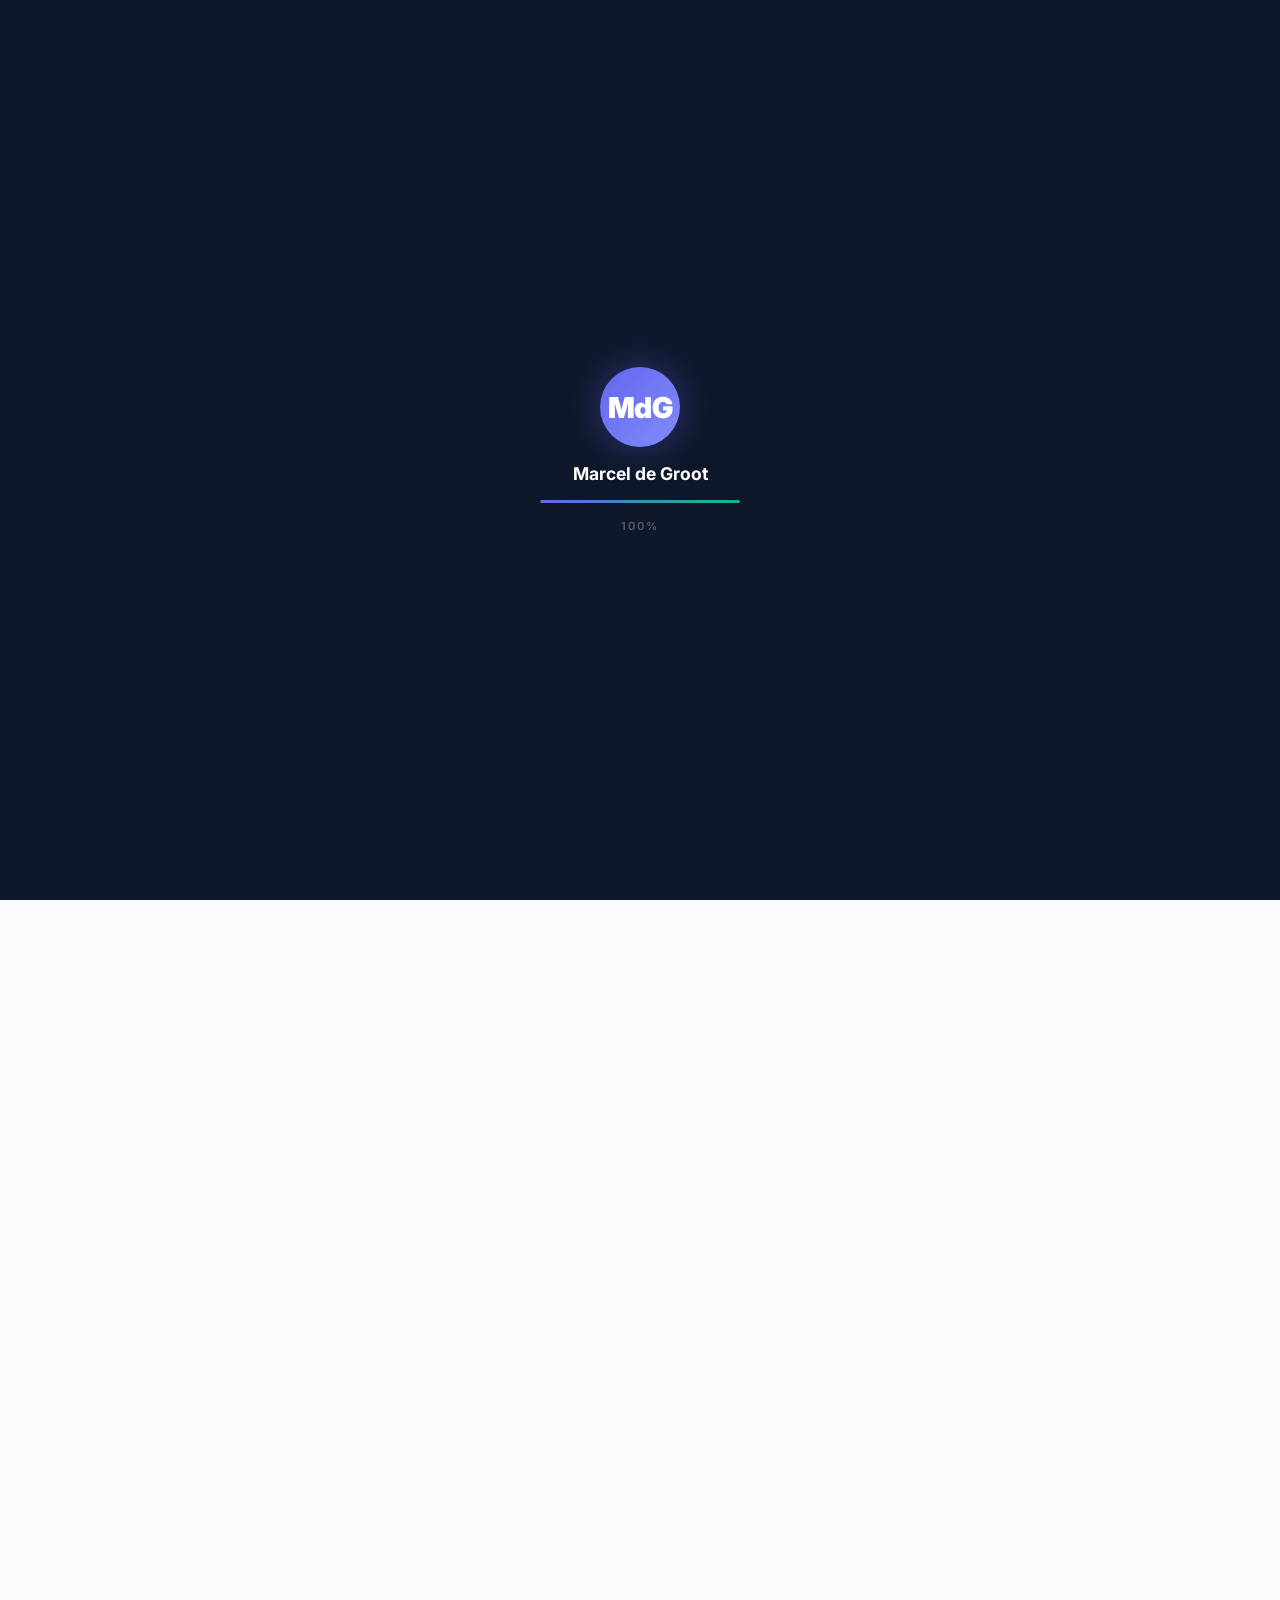
<file: index.html>
<!DOCTYPE html>
<html lang="nl">
<head>
  <meta charset="UTF-8" />
  <meta name="viewport" content="width=device-width, initial-scale=1.0" />
  <title>Marcel de Groot — CV</title>
  <link href="https://fonts.googleapis.com/css2?family=Bebas+Neue&family=Great+Vibes&family=Special+Elite&family=Inter:wght@400;500;600;700;800;900&display=swap" rel="stylesheet" />
  <link rel="stylesheet" href="style.css" />
</head>
<body>

<!-- PRELOADER -->
<div id="preloader">
  <div class="pre-inner">
    <div class="pre-initials">MdG</div>
    <div class="pre-name">Marcel de Groot</div>
    <div class="pre-bar-wrap"><div class="pre-bar" id="preBar"></div></div>
    <div class="pre-label" id="preLabel">Laden&hellip;</div>
  </div>
</div>

<!-- DOT NAVIGATIE -->
<div class="slide-dots" id="slideDots"></div>

<!-- NAV -->
<nav>
  <div class="nav-brand">Marcel <span>de Groot</span></div>
  <div class="nav-counter" id="navCounter">01 / 07</div>
</nav>

<!-- Slides worden hier dynamisch ingeladen -->
<div id="slides-container"></div>

<!-- FOOTER 
<footer>
  <div class="footer-name">Marcel <span>de Groot</span></div>
  <div class="footer-copy">&copy; 2026 &mdash; Lead Software Engineer</div>
</footer>
-->
<script>
// Voorkom dat browser de vorige scroll-positie terugzet
history.scrollRestoration = 'manual';

// ── Slide bestanden in volgorde ──
const slideFiles = [
  'slides/hero.html',
  'slides/familie.html',
  'slides/hobbies.html',
  'slides/skills.html',
  'slides/projecten.html',
  'slides/visie.html',
  'slides/contact.html',
];

async function loadSlides() {
  const container = document.getElementById('slides-container');
  for (const file of slideFiles) {
    const res  = await fetch(file);
    const html = await res.text();
    container.insertAdjacentHTML('beforeend', html);
  }
  initApp();
  // Altijd beginnen bij de eerste slide (hero)
  document.body.scrollTop = 0;
}

function initApp() {
  // ── Secties ──
  const sections = Array.from(document.querySelectorAll('.slide, footer'));

  function getCurrentIdx() {
    let best = 0, bestDist = Infinity;
    sections.forEach((s, i) => {
      const dist = Math.abs(s.getBoundingClientRect().top);
      if (dist < bestDist) { bestDist = dist; best = i; }
    });
    return best;
  }

  function goTo(idx) {
    idx = Math.max(0, Math.min(sections.length - 1, idx));
    sections[idx].scrollIntoView({ behavior: 'smooth' });
    changeSlide(idx);
  }

  // ── Toetsenbord ──
  document.addEventListener('keydown', e => {
    if (e.key === 'ArrowDown' || e.key === 'PageDown') { e.preventDefault(); goTo(getCurrentIdx() + 1); }
    if (e.key === 'ArrowUp'   || e.key === 'PageUp'  ) { e.preventDefault(); goTo(getCurrentIdx() - 1); }
  });

  // ── Dot navigatie ──
  const dotsWrap = document.getElementById('slideDots');
  sections.forEach((_, i) => {
    const d = document.createElement('div');
    d.className = 'slide-dot';
    d.addEventListener('click', () => goTo(i));
    dotsWrap.appendChild(d);
  });

  const mainNav = document.querySelector('nav');

  function activateSlide(el) {
    if (!el) return;
    el.classList.remove('skills-active', 'hob-active', 'ct-active');
    void el.offsetWidth;
    requestAnimationFrame(() => requestAnimationFrame(() => {
      if (el.id === 'skills')  el.classList.add('skills-active');
      if (el.id === 'hobbies') el.classList.add('hob-active');
      if (el.id === 'contact') el.classList.add('ct-active');
      el.querySelectorAll('.reveal, .reveal-l, .reveal-r').forEach(r => r.classList.add('visible'));
    }));
  }

  let _lastIdx = -1;
  function changeSlide(idx) {
    if (idx === _lastIdx) return;
    const prev = sections[_lastIdx];
    if (prev) {
      prev.classList.remove('skills-active', 'hob-active', 'ct-active');
      prev.querySelectorAll('.reveal, .reveal-l, .reveal-r').forEach(r => r.classList.remove('visible'));
    }
    activateSlide(sections[idx]);
    _lastIdx = idx;
  }

  function updateDots() {
    const idx = getCurrentIdx();
    dotsWrap.querySelectorAll('.slide-dot').forEach((d, i) => d.classList.toggle('active', i === idx));
    document.getElementById('navCounter').textContent =
      String(idx + 1).padStart(2, '0') + ' / ' + String(sections.length).padStart(2, '0');
    mainNav.classList.toggle('nav--hidden', sections[idx] && sections[idx].id === 'hero');
    changeSlide(idx);
  }
  document.body.addEventListener('scroll', updateDots, { passive: true });
  updateDots();

  // ── Scrollwiel per slide ──
  document.addEventListener('wheel', e => {
    e.preventDefault();
    if (e.deltaY > 5) goTo(getCurrentIdx() + 1);
    else if (e.deltaY < -5) goTo(getCurrentIdx() - 1);
  }, { passive: false });

  // ── Touch swipe ──
  let _touchY = 0;
  document.addEventListener('touchstart', e => { _touchY = e.touches[0].clientY; }, { passive: true });
  document.addEventListener('touchend', e => {
    const diff = _touchY - e.changedTouches[0].clientY;
    if (Math.abs(diff) > 50) { if (diff > 0) goTo(getCurrentIdx() + 1); else goTo(getCurrentIdx() - 1); }
  }, { passive: true });

  // ── Preloader ──
  const preloader = document.getElementById('preloader');
  const bar       = document.getElementById('preBar');
  const label     = document.getElementById('preLabel');
  const imgs      = Array.from(document.images);
  const total     = imgs.length || 1;
  let loaded = 0;

  function update() {
    loaded++;
    const pct = Math.round((loaded / total) * 100);
    bar.style.width = pct + '%';
    label.textContent = pct + '%';
    if (loaded >= total) done();
  }

  function done() {
    bar.style.width = '100%';
    label.textContent = '100%';
    setTimeout(() => preloader.classList.add('hidden'), 500);
  }

  if (imgs.length === 0) {
    done();
  } else {
    imgs.forEach(img => {
      if (img.complete) update();
      else {
        img.addEventListener('load', update);
        img.addEventListener('error', update);
      }
    });
  }
  setTimeout(done, 6000);

  // ── Liquid water effect on contact buttons ──
  const LENS_R = 40;  // helft van 80px lens
  const ZOOM   = 2.4; // vergrotingsfactor

  document.querySelectorAll('.ct-icon-btn').forEach(btn => {
    let lastRipple = 0;
    let lens = null;
    let lensImg = null;
    // Lens aan parent hangen zodat hij buiten de button-grenzen mag komen
    const lensContainer = btn.closest('.ct-icons') || btn.parentElement;

    btn.addEventListener('mouseenter', () => {
      lens = document.createElement('span');
      lens.className = 'water-lens';
      const srcImg = btn.querySelector('img');
      if (srcImg) {
        lensImg = document.createElement('img');
        lensImg.src = srcImg.src;
        lensImg.className = 'water-lens-img';
        lens.appendChild(lensImg);
      }
      lensContainer.appendChild(lens);
    });

    btn.addEventListener('mousemove', e => {
      const btnRect       = btn.getBoundingClientRect();
      const containerRect = lensContainer.getBoundingClientRect();
      // lens positie relatief aan container
      const lx = e.clientX - containerRect.left;
      const ly = e.clientY - containerRect.top;
      // cursorpositie relatief aan button (voor zoom-berekening)
      const bx = e.clientX - btnRect.left;
      const by = e.clientY - btnRect.top;
      btn.style.setProperty('--mx', (bx / btnRect.width * 100) + '%');
      btn.style.setProperty('--my', (by / btnRect.height * 100) + '%');
      if (lens) {
        lens.style.left = lx + 'px';
        lens.style.top  = ly + 'px';
        if (lensImg) {
          lensImg.style.width  = (ZOOM * btnRect.width)  + 'px';
          lensImg.style.height = (ZOOM * btnRect.height) + 'px';
          lensImg.style.left   = (LENS_R - ZOOM * bx) + 'px';
          lensImg.style.top    = (LENS_R - ZOOM * by) + 'px';
        }
      }
      const now = Date.now();
      if (now - lastRipple < 110) return;
      lastRipple = now;
      const r = document.createElement('span');
      r.className = 'water-ripple';
      r.style.left = bx + 'px';
      r.style.top  = by + 'px';
      btn.appendChild(r);
      r.addEventListener('animationend', () => r.remove());
    });

    btn.addEventListener('mouseleave', () => {
      btn.style.removeProperty('--mx');
      btn.style.removeProperty('--my');
      if (lens) { lens.remove(); lens = null; lensImg = null; }
    });
  });
}

loadSlides();
</script>

</body>
</html>
</file>
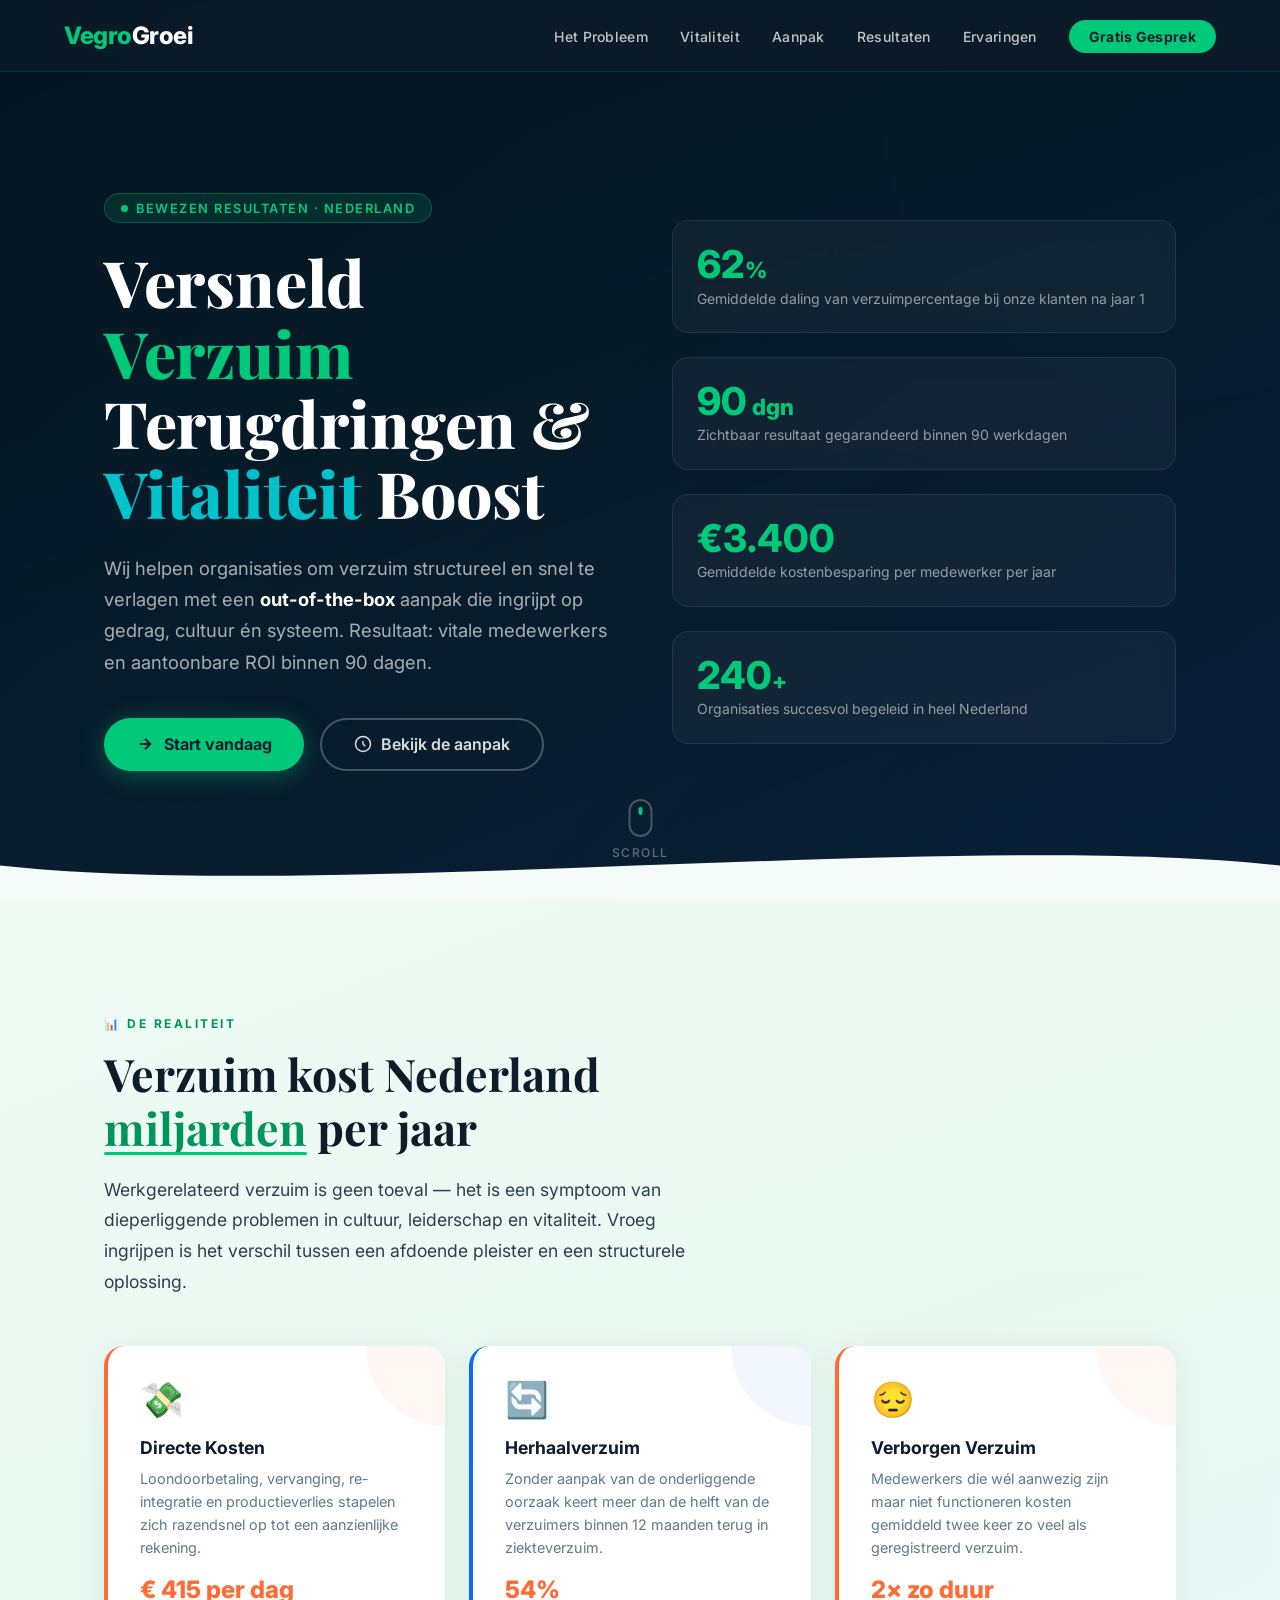
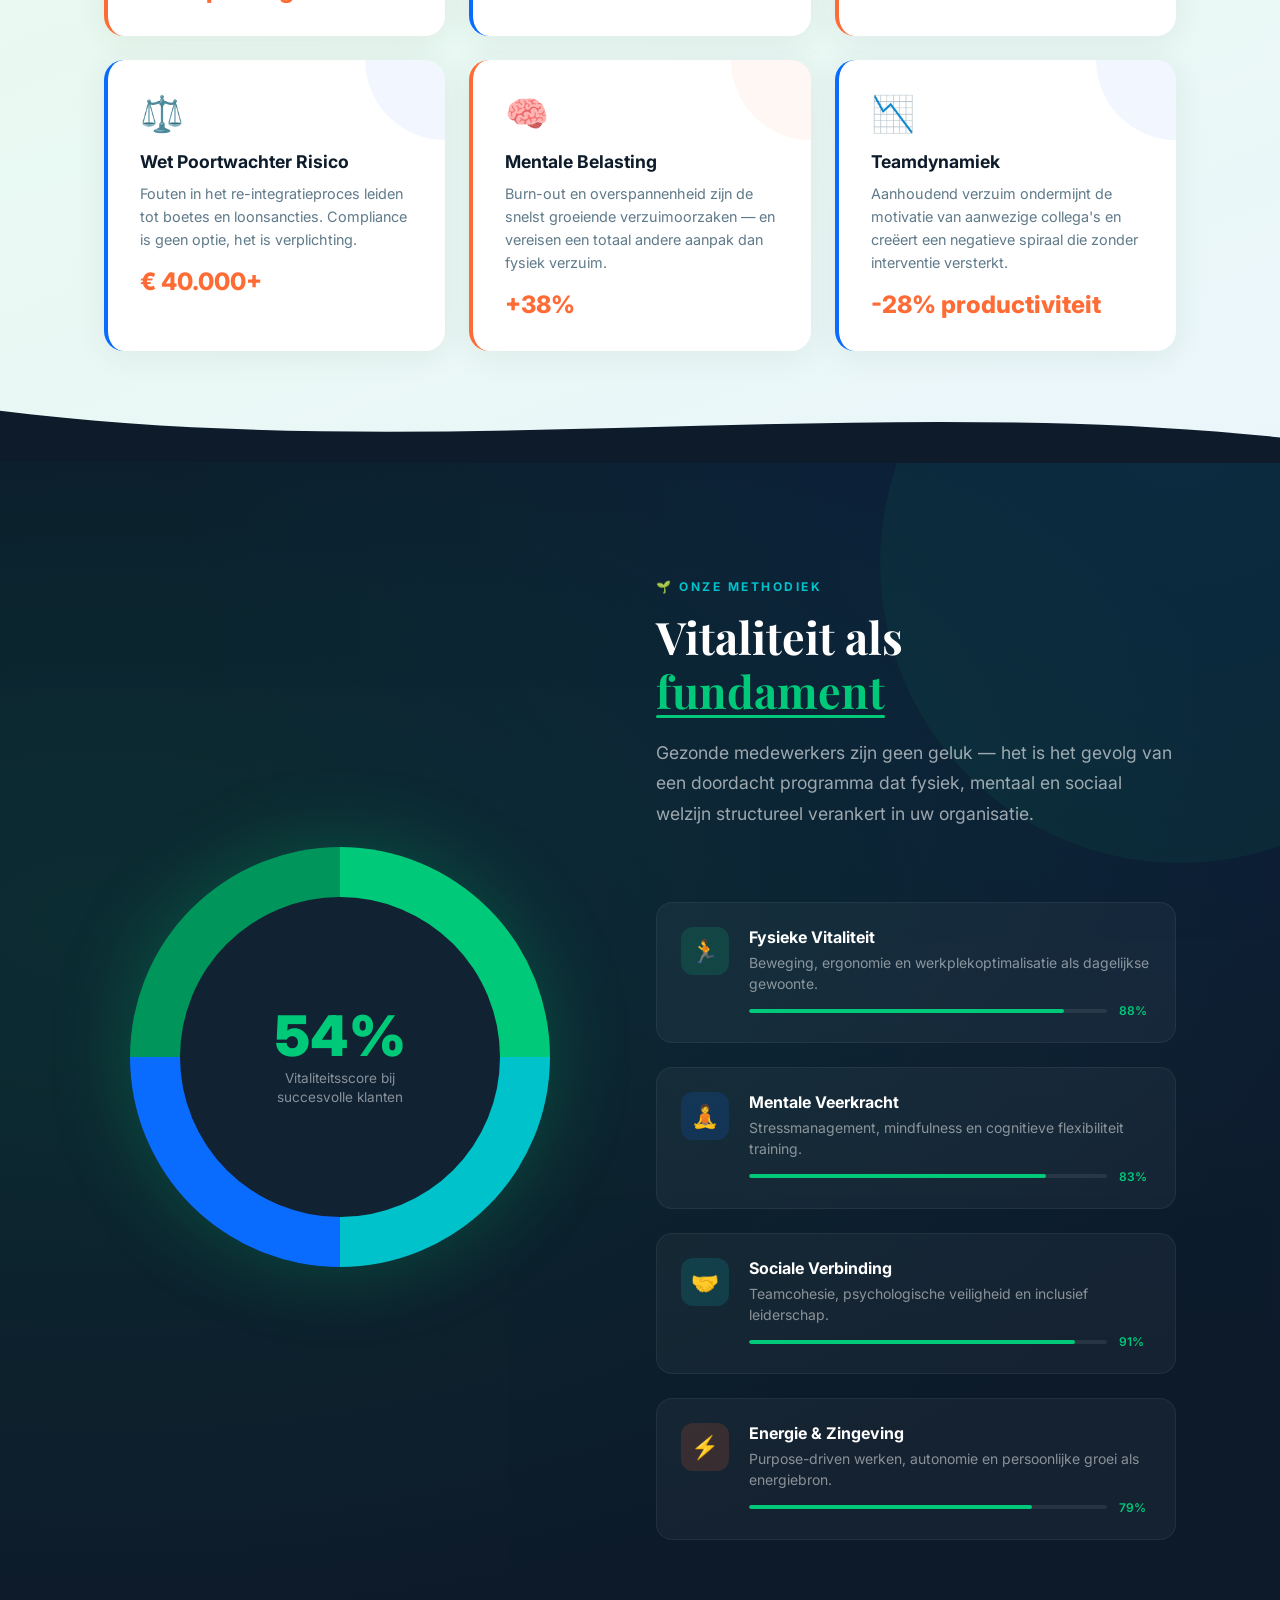
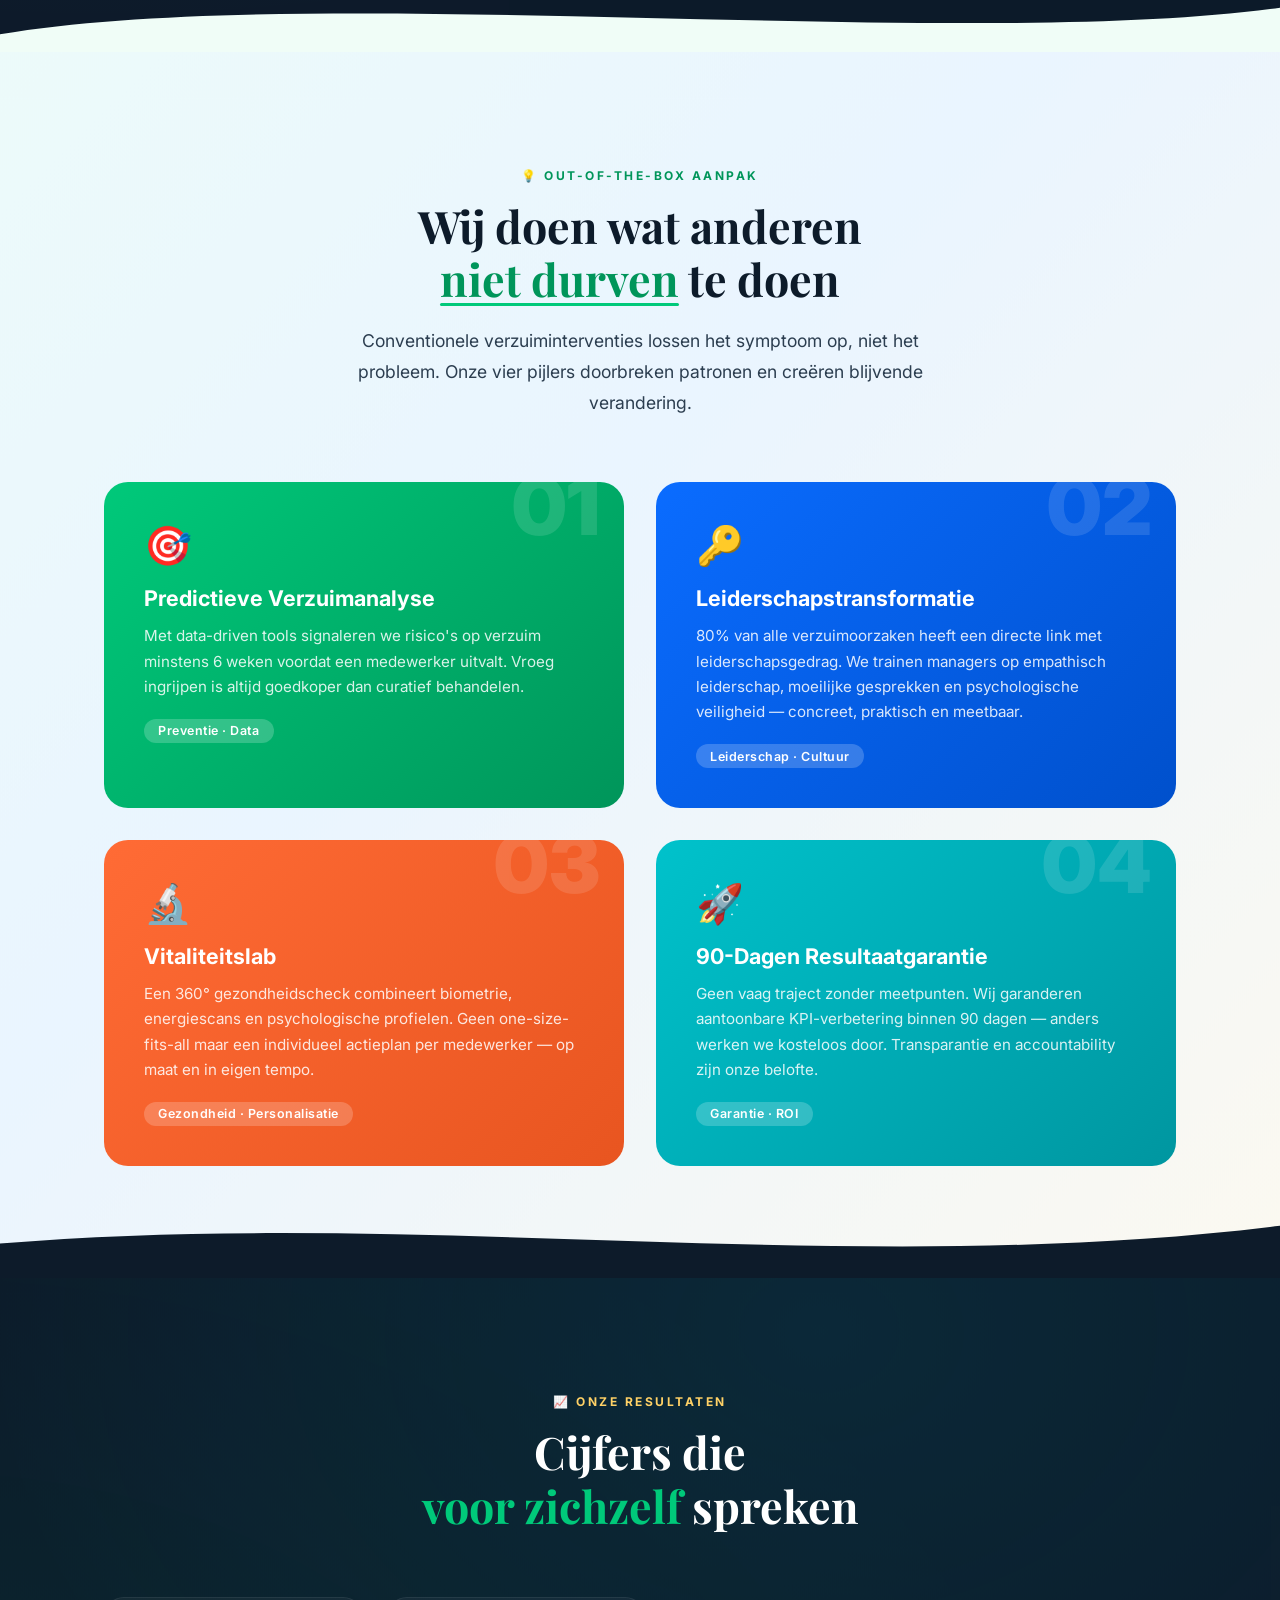
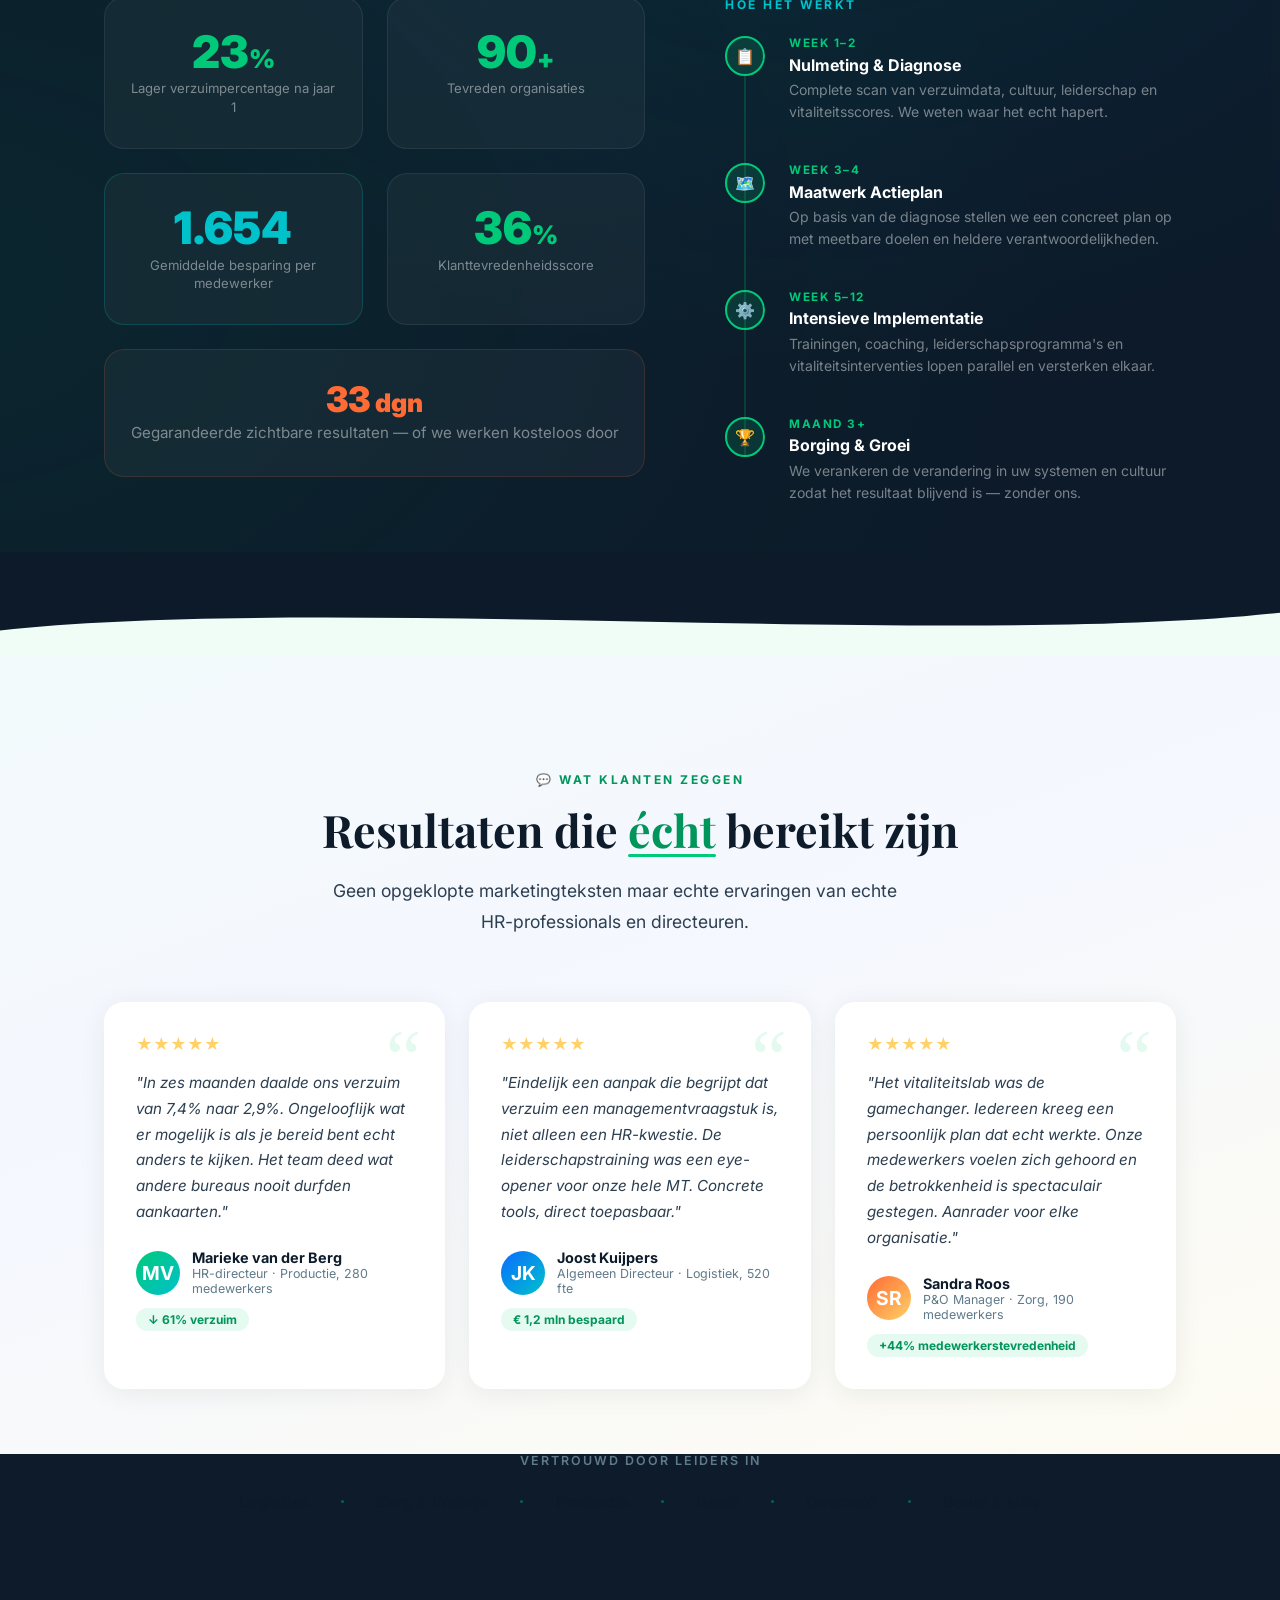
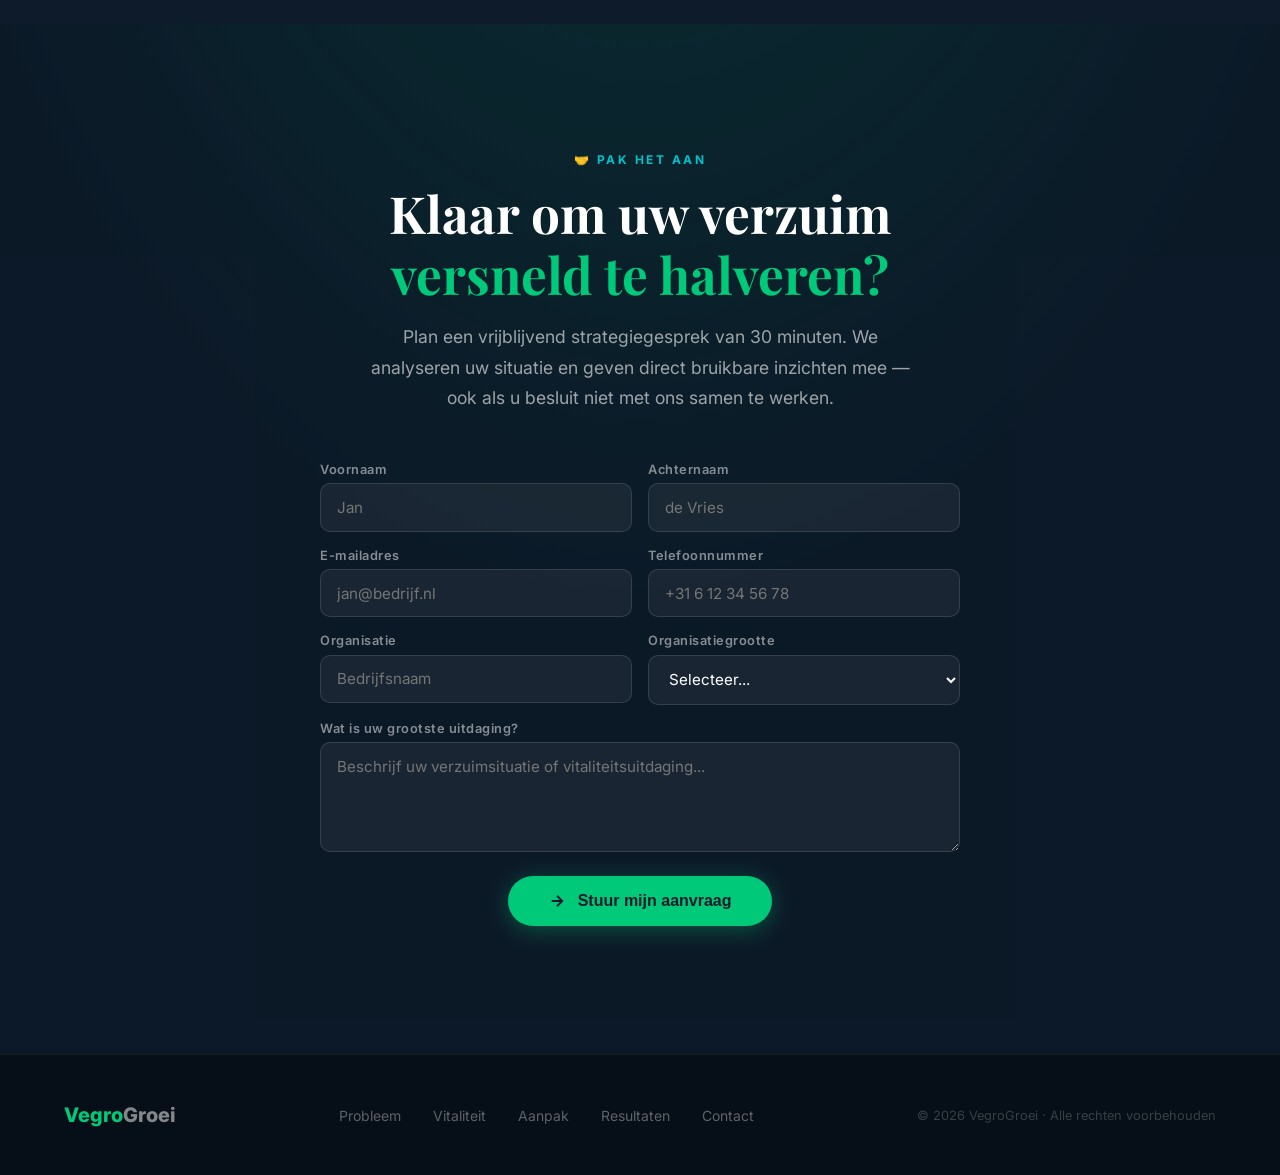
<file: groei/index.html>
<!DOCTYPE html>
<html lang="nl">
<head>
  <meta charset="UTF-8" />
  <meta name="viewport" content="width=device-width, initial-scale=1.0" />
  <title>VegroGroei — Versneld Verzuim · Vitaliteit · Out of the Box</title>
  <link href="https://fonts.googleapis.com/css2?family=Inter:wght@300;400;500;600;700;800;900&family=Playfair+Display:wght@700;800&display=swap" rel="stylesheet" />
  <style>
    /* ─── RESET & BASE ─────────────────────────────────────────────── */
    *, *::before, *::after { margin: 0; padding: 0; box-sizing: border-box; }
    html { scroll-behavior: smooth; font-size: 16px; }
    body {
      font-family: 'Inter', sans-serif;
      background: #0d1b2a;
      color: #1a2332;
      overflow-x: hidden;
    }

    /* ─── DESIGN TOKENS ────────────────────────────────────────────── */
    :root {
      --green:      #00c97a;
      --green-dark: #00955a;
      --green-mid:  #00b86e;
      --blue:       #0a6cff;
      --blue-dark:  #0050cc;
      --teal:       #00c2cb;
      --orange:     #ff6b35;
      --yellow:     #ffd166;
      --white:      #ffffff;
      --off-white:  #f4fbf8;
      --dark:       #0d1b2a;
      --dark-mid:   #112233;
      --text-body:  #2c3e50;
      --text-light: #5f7a8a;
    }

    /* ─── NAVIGATION ───────────────────────────────────────────────── */
    nav {
      position: fixed;
      top: 0; left: 0; right: 0;
      z-index: 1000;
      display: flex;
      align-items: center;
      justify-content: space-between;
      padding: 0 5%;
      height: 72px;
      background: rgba(13,27,42,0.82);
      backdrop-filter: blur(16px);
      border-bottom: 1px solid rgba(0,201,122,0.15);
      transition: all .35s ease;
    }
    nav.scrolled {
      background: rgba(13,27,42,0.97);
      height: 60px;
      box-shadow: 0 4px 32px rgba(0,0,0,0.4);
    }
    .nav-logo {
      font-size: 1.5rem;
      font-weight: 800;
      color: var(--green);
      letter-spacing: -0.5px;
      text-decoration: none;
    }
    .nav-logo span { color: var(--white); }
    .nav-links {
      display: flex;
      gap: 2rem;
      list-style: none;
    }
    .nav-links a {
      color: rgba(255,255,255,0.75);
      text-decoration: none;
      font-size: .875rem;
      font-weight: 500;
      letter-spacing: .3px;
      transition: color .2s;
    }
    .nav-links a:hover { color: var(--green); }
    .nav-cta {
      background: var(--green);
      color: var(--dark) !important;
      padding: .5rem 1.25rem;
      border-radius: 50px;
      font-weight: 700 !important;
      transition: background .2s, transform .2s !important;
    }
    .nav-cta:hover { background: #00f094 !important; transform: translateY(-1px); }

    /* ─── PARALLAX CORE ────────────────────────────────────────────── */
    .parallax-section {
      position: relative;
      min-height: 100vh;
      display: flex;
      align-items: center;
      overflow: hidden;
    }
    .parallax-bg {
      position: absolute;
      inset: -20%;
      background-attachment: fixed;
      background-size: cover;
      background-position: center;
      will-change: transform;
      transition: transform .01s linear;
    }
    .overlay {
      position: absolute;
      inset: 0;
      z-index: 1;
    }
    .section-content {
      position: relative;
      z-index: 2;
      width: 100%;
    }

    /* ─── HERO ─────────────────────────────────────────────────────── */
    #hero .parallax-bg {
      background: linear-gradient(135deg, #051522 0%, #0d2a1a 40%, #091e3a 100%);
    }
    .hero-particles {
      position: absolute;
      inset: 0;
      z-index: 1;
      overflow: hidden;
    }
    .particle {
      position: absolute;
      border-radius: 50%;
      animation: float-up linear infinite;
      opacity: 0;
    }
    @keyframes float-up {
      0%   { transform: translateY(100vh) scale(0);   opacity: 0; }
      10%  { opacity: .6; }
      90%  { opacity: .3; }
      100% { transform: translateY(-10vh) scale(1.2); opacity: 0; }
    }

    .hero-inner {
      max-width: 1200px;
      margin: 0 auto;
      padding: 10rem 5% 6rem;
      display: grid;
      grid-template-columns: 1fr 1fr;
      gap: 4rem;
      align-items: center;
    }
    .hero-badge {
      display: inline-flex;
      align-items: center;
      gap: .5rem;
      background: rgba(0,201,122,.12);
      border: 1px solid rgba(0,201,122,.3);
      color: var(--green);
      font-size: .8rem;
      font-weight: 600;
      letter-spacing: 1.5px;
      text-transform: uppercase;
      padding: .4rem 1rem;
      border-radius: 50px;
      margin-bottom: 1.5rem;
    }
    .hero-badge .dot {
      width: 7px; height: 7px;
      background: var(--green);
      border-radius: 50%;
      animation: pulse 2s infinite;
    }
    @keyframes pulse {
      0%, 100% { opacity: 1; transform: scale(1); }
      50%       { opacity: .4; transform: scale(1.4); }
    }

    .hero-title {
      font-family: 'Playfair Display', serif;
      font-size: clamp(2.8rem, 5vw, 4.5rem);
      font-weight: 800;
      line-height: 1.1;
      color: var(--white);
      margin-bottom: 1.5rem;
    }
    .hero-title .accent-green { color: var(--green); }
    .hero-title .accent-teal  { color: var(--teal);  }

    .hero-sub {
      font-size: 1.15rem;
      color: rgba(255,255,255,0.65);
      line-height: 1.7;
      margin-bottom: 2.5rem;
      max-width: 520px;
    }
    .hero-actions {
      display: flex;
      gap: 1rem;
      flex-wrap: wrap;
    }
    .btn-primary {
      display: inline-flex;
      align-items: center;
      gap: .6rem;
      background: var(--green);
      color: var(--dark);
      padding: .9rem 2rem;
      border-radius: 50px;
      font-weight: 700;
      font-size: 1rem;
      text-decoration: none;
      transition: all .25s;
      box-shadow: 0 4px 24px rgba(0,201,122,.35);
    }
    .btn-primary:hover {
      background: #00f094;
      transform: translateY(-2px);
      box-shadow: 0 8px 32px rgba(0,201,122,.5);
    }
    .btn-ghost {
      display: inline-flex;
      align-items: center;
      gap: .6rem;
      border: 2px solid rgba(255,255,255,.25);
      color: rgba(255,255,255,.85);
      padding: .9rem 2rem;
      border-radius: 50px;
      font-weight: 600;
      font-size: 1rem;
      text-decoration: none;
      transition: all .25s;
    }
    .btn-ghost:hover {
      border-color: var(--green);
      color: var(--green);
      transform: translateY(-2px);
    }

    /* Hero stats strip */
    .hero-stats {
      display: flex;
      flex-direction: column;
      gap: 1.5rem;
    }
    .stat-card {
      background: rgba(255,255,255,.04);
      border: 1px solid rgba(255,255,255,.08);
      border-radius: 16px;
      padding: 1.5rem;
      backdrop-filter: blur(8px);
      transition: transform .3s, border-color .3s;
    }
    .stat-card:hover {
      transform: translateX(-6px);
      border-color: rgba(0,201,122,.3);
    }
    .stat-number {
      font-size: 2.4rem;
      font-weight: 800;
      color: var(--green);
      line-height: 1;
      margin-bottom: .3rem;
    }
    .stat-number .unit { font-size: 1.4rem; }
    .stat-label {
      font-size: .875rem;
      color: rgba(255,255,255,.55);
      line-height: 1.4;
    }

    /* Scroll indicator */
    .scroll-indicator {
      position: absolute;
      bottom: 2.5rem;
      left: 50%;
      transform: translateX(-50%);
      z-index: 3;
      display: flex;
      flex-direction: column;
      align-items: center;
      gap: .5rem;
      color: rgba(255,255,255,.35);
      font-size: .75rem;
      font-weight: 500;
      letter-spacing: 1.5px;
      text-transform: uppercase;
    }
    .scroll-mouse {
      width: 24px; height: 38px;
      border: 2px solid rgba(255,255,255,.25);
      border-radius: 12px;
      display: flex;
      justify-content: center;
      padding-top: 6px;
    }
    .scroll-wheel {
      width: 4px; height: 8px;
      background: var(--green);
      border-radius: 2px;
      animation: scroll-scroll 2s infinite;
    }
    @keyframes scroll-scroll {
      0%   { transform: translateY(0); opacity: 1; }
      80%  { transform: translateY(12px); opacity: 0; }
      100% { transform: translateY(0); opacity: 0; }
    }

    /* ─── SECTION: PROBLEEM ────────────────────────────────────────── */
    #probleem .parallax-bg {
      background: linear-gradient(160deg, #f4fbf8 0%, #e8f8f0 50%, #eaf4ff 100%);
    }
    #probleem .overlay {
      background: rgba(255,255,255,0.1);
    }
    .section-inner {
      max-width: 1200px;
      margin: 0 auto;
      padding: 7rem 5%;
    }
    .section-label {
      display: inline-block;
      font-size: .75rem;
      font-weight: 700;
      letter-spacing: 2.5px;
      text-transform: uppercase;
      color: var(--green-dark);
      margin-bottom: 1rem;
    }
    .section-title {
      font-family: 'Playfair Display', serif;
      font-size: clamp(2rem, 3.5vw, 3rem);
      font-weight: 700;
      line-height: 1.2;
      color: var(--dark);
      margin-bottom: 1.25rem;
    }
    .section-title .highlight {
      color: var(--green-dark);
      position: relative;
    }
    .section-title .highlight::after {
      content: '';
      position: absolute;
      bottom: 2px; left: 0; right: 0;
      height: 3px;
      background: var(--green);
      border-radius: 2px;
    }
    .section-desc {
      font-size: 1.1rem;
      color: var(--text-body);
      line-height: 1.75;
      max-width: 600px;
      margin-bottom: 3rem;
    }

    .problem-grid {
      display: grid;
      grid-template-columns: repeat(3, 1fr);
      gap: 1.5rem;
      margin-top: 3rem;
    }
    .problem-card {
      background: var(--white);
      border-radius: 20px;
      padding: 2rem;
      box-shadow: 0 4px 32px rgba(0,51,34,.07);
      border-left: 4px solid transparent;
      transition: all .3s;
      position: relative;
      overflow: hidden;
    }
    .problem-card::before {
      content: '';
      position: absolute;
      top: 0; right: 0;
      width: 80px; height: 80px;
      border-radius: 0 0 0 80px;
      opacity: .05;
    }
    .problem-card:nth-child(odd)  { border-left-color: var(--orange); }
    .problem-card:nth-child(odd)::before  { background: var(--orange); }
    .problem-card:nth-child(even) { border-left-color: var(--blue); }
    .problem-card:nth-child(even)::before { background: var(--blue); }
    .problem-card:hover {
      transform: translateY(-6px);
      box-shadow: 0 12px 48px rgba(0,51,34,.13);
    }
    .problem-icon {
      font-size: 2.2rem;
      margin-bottom: 1rem;
      display: block;
    }
    .problem-card h3 {
      font-size: 1.1rem;
      font-weight: 700;
      color: var(--dark);
      margin-bottom: .6rem;
    }
    .problem-card p {
      font-size: .9rem;
      color: var(--text-light);
      line-height: 1.6;
    }
    .problem-stat {
      display: inline-block;
      margin-top: 1rem;
      font-size: 1.5rem;
      font-weight: 800;
      color: var(--orange);
    }

    /* ─── SECTION: AANPAK / VITALITEIT ────────────────────────────── */
    #vitaliteit {
      background: var(--dark);
    }
    #vitaliteit .parallax-bg {
      background: radial-gradient(ellipse at 20% 50%, rgba(0,201,122,.12) 0%, transparent 60%),
                  radial-gradient(ellipse at 80% 20%, rgba(10,108,255,.1) 0%, transparent 50%),
                  #0d1b2a;
    }
    #vitaliteit .section-title { color: var(--white); }
    #vitaliteit .section-label { color: var(--teal); }
    #vitaliteit .section-desc  { color: rgba(255,255,255,.6); }

    .vitality-layout {
      display: grid;
      grid-template-columns: 1fr 1.1fr;
      gap: 5rem;
      align-items: center;
    }
    .vitality-visual {
      position: relative;
    }
    .vitality-circle {
      width: 420px;
      height: 420px;
      border-radius: 50%;
      background: conic-gradient(
        var(--green) 0deg 90deg,
        var(--teal)  90deg 180deg,
        var(--blue)  180deg 270deg,
        var(--green-dark) 270deg 360deg
      );
      display: flex;
      align-items: center;
      justify-content: center;
      position: relative;
      animation: rotate-slow 30s linear infinite;
      box-shadow: 0 0 80px rgba(0,201,122,.25);
      margin: 0 auto;
    }
    @keyframes rotate-slow {
      from { transform: rotate(0deg); }
      to   { transform: rotate(360deg); }
    }
    .vitality-circle-inner {
      width: 320px;
      height: 320px;
      border-radius: 50%;
      background: var(--dark-mid);
      display: flex;
      align-items: center;
      justify-content: center;
      flex-direction: column;
      animation: rotate-slow 30s linear infinite reverse;
    }
    .vitality-circle-inner .big-number {
      font-size: 3.5rem;
      font-weight: 900;
      color: var(--green);
      line-height: 1;
    }
    .vitality-circle-inner .big-label {
      font-size: .85rem;
      color: rgba(255,255,255,.5);
      text-align: center;
      max-width: 140px;
      margin-top: .3rem;
      line-height: 1.4;
    }

    .vitality-pillars {
      display: flex;
      flex-direction: column;
      gap: 1.5rem;
    }
    .pillar {
      display: flex;
      gap: 1.25rem;
      align-items: flex-start;
      padding: 1.5rem;
      background: rgba(255,255,255,.04);
      border-radius: 16px;
      border: 1px solid rgba(255,255,255,.06);
      transition: all .3s;
      cursor: default;
    }
    .pillar:hover {
      background: rgba(0,201,122,.08);
      border-color: rgba(0,201,122,.2);
      transform: translateX(6px);
    }
    .pillar-icon {
      width: 48px; height: 48px;
      border-radius: 12px;
      display: flex;
      align-items: center;
      justify-content: center;
      font-size: 1.4rem;
      flex-shrink: 0;
    }
    .pillar-icon.g { background: rgba(0,201,122,.15); }
    .pillar-icon.b { background: rgba(10,108,255,.15); }
    .pillar-icon.t { background: rgba(0,194,203,.15); }
    .pillar-icon.o { background: rgba(255,107,53,.15); }
    .pillar-text h3 {
      font-size: 1rem;
      font-weight: 700;
      color: var(--white);
      margin-bottom: .3rem;
    }
    .pillar-text p {
      font-size: .875rem;
      color: rgba(255,255,255,.5);
      line-height: 1.5;
    }
    .pillar-bar {
      display: flex;
      align-items: center;
      gap: .75rem;
      margin-top: .6rem;
    }
    .bar-track {
      flex: 1;
      height: 4px;
      background: rgba(255,255,255,.08);
      border-radius: 2px;
      overflow: hidden;
    }
    .bar-fill {
      height: 100%;
      border-radius: 2px;
      background: var(--green);
      width: 0;
      transition: width 1.5s ease;
    }
    .bar-pct {
      font-size: .75rem;
      color: var(--green);
      font-weight: 600;
      min-width: 32px;
    }

    /* ─── SECTION: OUT OF THE BOX ──────────────────────────────────── */
    #outofthebox .parallax-bg {
      background: linear-gradient(135deg, #e6fff5 0%, #eaf5ff 40%, #fff8e6 100%);
    }
    #outofthebox .overlay {
      background: rgba(255,255,255,.05);
    }

    .boxes-header {
      text-align: center;
      max-width: 700px;
      margin: 0 auto 4rem;
    }
    .boxes-header .section-desc { margin: 0 auto; }

    .ootb-grid {
      display: grid;
      grid-template-columns: repeat(2, 1fr);
      gap: 2rem;
    }
    .ootb-card {
      position: relative;
      border-radius: 24px;
      padding: 2.5rem;
      overflow: hidden;
      transition: all .35s cubic-bezier(.22,.61,.36,1);
      cursor: default;
    }
    .ootb-card:hover {
      transform: translateY(-8px) scale(1.01);
    }
    .ootb-card:nth-child(1) { background: linear-gradient(135deg, #00c97a, #00955a); color: #fff; }
    .ootb-card:nth-child(2) { background: linear-gradient(135deg, #0a6cff, #0050cc); color: #fff; }
    .ootb-card:nth-child(3) { background: linear-gradient(135deg, #ff6b35, #e85520); color: #fff; }
    .ootb-card:nth-child(4) { background: linear-gradient(135deg, #00c2cb, #0096a0); color: #fff; }
    .ootb-card .card-number {
      font-size: 5rem;
      font-weight: 900;
      opacity: .12;
      position: absolute;
      top: -1rem;
      right: 1.5rem;
      line-height: 1;
      pointer-events: none;
    }
    .ootb-card .card-icon {
      font-size: 2.4rem;
      margin-bottom: 1rem;
      display: block;
    }
    .ootb-card h3 {
      font-size: 1.35rem;
      font-weight: 700;
      margin-bottom: .75rem;
    }
    .ootb-card p {
      font-size: .95rem;
      opacity: .85;
      line-height: 1.65;
    }
    .ootb-card .card-tag {
      display: inline-block;
      margin-top: 1.25rem;
      padding: .3rem .9rem;
      background: rgba(255,255,255,.2);
      border-radius: 50px;
      font-size: .78rem;
      font-weight: 600;
      letter-spacing: .5px;
    }

    /* ─── SECTION: RESULTATEN ──────────────────────────────────────── */
    #resultaten {
      background: var(--dark);
    }
    #resultaten .parallax-bg {
      background: radial-gradient(ellipse at 60% 40%, rgba(0,194,203,.1) 0%, transparent 55%),
                  radial-gradient(ellipse at 10% 80%, rgba(0,201,122,.08) 0%, transparent 50%),
                  #0d1b2a;
    }
    #resultaten .section-title { color: var(--white); }
    #resultaten .section-label { color: var(--yellow); }

    .results-layout {
      display: grid;
      grid-template-columns: 1.2fr 1fr;
      gap: 5rem;
      align-items: start;
    }
    .results-counters {
      display: grid;
      grid-template-columns: 1fr 1fr;
      gap: 1.5rem;
    }
    .counter-box {
      background: rgba(255,255,255,.04);
      border: 1px solid rgba(255,255,255,.07);
      border-radius: 20px;
      padding: 2rem 1.5rem;
      text-align: center;
      transition: all .3s;
    }
    .counter-box:hover {
      background: rgba(0,201,122,.07);
      border-color: rgba(0,201,122,.2);
      transform: scale(1.03);
    }
    .counter-box .counter-num {
      font-size: 2.8rem;
      font-weight: 900;
      color: var(--green);
      line-height: 1;
      margin-bottom: .3rem;
    }
    .counter-box .counter-num .suffix { font-size: 1.6rem; }
    .counter-box .counter-lbl {
      font-size: .82rem;
      color: rgba(255,255,255,.45);
      line-height: 1.4;
    }

    .timeline {
      display: flex;
      flex-direction: column;
      gap: 0;
    }
    .timeline-item {
      display: flex;
      gap: 1.5rem;
      position: relative;
    }
    .timeline-item:not(:last-child) .tl-line::after {
      content: '';
      position: absolute;
      top: 40px;
      left: 19px;
      width: 2px;
      height: calc(100% + 0px);
      background: rgba(0,201,122,.2);
    }
    .tl-dot-col {
      display: flex;
      flex-direction: column;
      align-items: center;
      position: relative;
    }
    .tl-line { position: relative; padding-bottom: 2rem; }
    .tl-dot {
      width: 40px; height: 40px;
      border-radius: 50%;
      background: rgba(0,201,122,.15);
      border: 2px solid var(--green);
      display: flex;
      align-items: center;
      justify-content: center;
      font-size: 1rem;
      flex-shrink: 0;
      z-index: 1;
      position: relative;
    }
    .tl-body {
      padding-bottom: 2.5rem;
      flex: 1;
    }
    .tl-when {
      font-size: .73rem;
      font-weight: 700;
      color: var(--green);
      letter-spacing: 1.5px;
      text-transform: uppercase;
      margin-bottom: .3rem;
    }
    .tl-body h4 {
      font-size: 1rem;
      font-weight: 700;
      color: var(--white);
      margin-bottom: .3rem;
    }
    .tl-body p {
      font-size: .875rem;
      color: rgba(255,255,255,.45);
      line-height: 1.55;
    }

    /* ─── SECTION: TESTIMONIALS ────────────────────────────────────── */
    #testimonials .parallax-bg {
      background: linear-gradient(160deg, #f0fdf7 0%, #f5f8ff 60%, #fffcf0 100%);
    }
    .testimonials-header {
      text-align: center;
      max-width: 650px;
      margin: 0 auto 4rem;
    }
    .testimonials-grid {
      display: grid;
      grid-template-columns: repeat(3, 1fr);
      gap: 1.5rem;
    }
    .testimonial-card {
      background: var(--white);
      border-radius: 20px;
      padding: 2rem;
      box-shadow: 0 4px 28px rgba(0,40,20,.07);
      transition: all .3s;
      position: relative;
    }
    .testimonial-card::before {
      content: '\201C';
      position: absolute;
      top: 1rem; right: 1.5rem;
      font-size: 5rem;
      color: var(--green);
      opacity: .1;
      font-family: serif;
      line-height: 1;
    }
    .testimonial-card:hover {
      transform: translateY(-6px);
      box-shadow: 0 12px 40px rgba(0,40,20,.12);
    }
    .testimonial-stars {
      color: var(--yellow);
      font-size: 1rem;
      margin-bottom: 1rem;
    }
    .testimonial-text {
      font-size: .95rem;
      color: var(--text-body);
      line-height: 1.7;
      font-style: italic;
      margin-bottom: 1.5rem;
    }
    .testimonial-author {
      display: flex;
      align-items: center;
      gap: .75rem;
    }
    .author-avatar {
      width: 44px; height: 44px;
      border-radius: 50%;
      display: flex;
      align-items: center;
      justify-content: center;
      font-size: 1.2rem;
      font-weight: 700;
      color: #fff;
      font-style: normal;
      flex-shrink: 0;
    }
    .a1 { background: linear-gradient(135deg, var(--green), var(--teal)); }
    .a2 { background: linear-gradient(135deg, var(--blue), var(--teal)); }
    .a3 { background: linear-gradient(135deg, var(--orange), var(--yellow)); }
    .author-info .name {
      font-weight: 700;
      font-size: .9rem;
      color: var(--dark);
    }
    .author-info .role {
      font-size: .78rem;
      color: var(--text-light);
    }
    .result-tag {
      display: inline-block;
      margin-top: .75rem;
      padding: .25rem .75rem;
      background: rgba(0,201,122,.1);
      color: var(--green-dark);
      border-radius: 50px;
      font-size: .75rem;
      font-weight: 700;
    }

    /* ─── SECTION: CONTACT / CTA ───────────────────────────────────── */
    #contact {
      background: var(--dark);
      position: relative;
    }
    #contact .parallax-bg {
      background: radial-gradient(ellipse at 50% 0%, rgba(0,201,122,.18) 0%, transparent 60%),
                  #0d1b2a;
    }
    .cta-inner {
      max-width: 800px;
      margin: 0 auto;
      padding: 8rem 5%;
      text-align: center;
    }
    .cta-inner .section-title {
      font-size: clamp(2rem, 4vw, 3.2rem);
      color: var(--white);
      margin-bottom: 1rem;
    }
    .cta-inner .section-desc {
      color: rgba(255,255,255,.6);
      margin: 0 auto 3rem;
      max-width: 560px;
    }
    .contact-form {
      display: grid;
      grid-template-columns: 1fr 1fr;
      gap: 1rem;
      text-align: left;
      max-width: 640px;
      margin: 0 auto;
    }
    .form-group {
      display: flex;
      flex-direction: column;
      gap: .4rem;
    }
    .form-group.full { grid-column: 1 / -1; }
    .form-group label {
      font-size: .8rem;
      font-weight: 600;
      color: rgba(255,255,255,.5);
      letter-spacing: .5px;
    }
    .form-group input,
    .form-group textarea,
    .form-group select {
      background: rgba(255,255,255,.06);
      border: 1px solid rgba(255,255,255,.12);
      border-radius: 10px;
      padding: .85rem 1rem;
      color: var(--white);
      font-size: .95rem;
      font-family: 'Inter', sans-serif;
      outline: none;
      transition: border-color .2s, background .2s;
    }
    .form-group input:focus,
    .form-group textarea:focus,
    .form-group select:focus {
      border-color: var(--green);
      background: rgba(0,201,122,.06);
    }
    .form-group textarea { resize: vertical; min-height: 110px; }
    .form-group select option { background: var(--dark-mid); }
    .form-submit {
      grid-column: 1 / -1;
      display: flex;
      justify-content: center;
      margin-top: .5rem;
    }
    .btn-submit {
      display: inline-flex;
      align-items: center;
      gap: .7rem;
      background: var(--green);
      color: var(--dark);
      border: none;
      padding: 1rem 2.5rem;
      border-radius: 50px;
      font-size: 1rem;
      font-weight: 700;
      cursor: pointer;
      transition: all .25s;
      box-shadow: 0 4px 24px rgba(0,201,122,.35);
    }
    .btn-submit:hover {
      background: #00f094;
      transform: translateY(-2px);
      box-shadow: 0 8px 32px rgba(0,201,122,.5);
    }

    /* ─── FOOTER ───────────────────────────────────────────────────── */
    footer {
      background: #060f17;
      border-top: 1px solid rgba(255,255,255,.06);
      padding: 3rem 5%;
      display: flex;
      align-items: center;
      justify-content: space-between;
      flex-wrap: wrap;
      gap: 1rem;
    }
    .footer-logo {
      font-size: 1.25rem;
      font-weight: 800;
      color: var(--green);
      text-decoration: none;
    }
    .footer-logo span { color: rgba(255,255,255,.5); }
    .footer-links {
      display: flex;
      gap: 2rem;
      list-style: none;
    }
    .footer-links a {
      color: rgba(255,255,255,.35);
      text-decoration: none;
      font-size: .875rem;
      transition: color .2s;
    }
    .footer-links a:hover { color: var(--green); }
    .footer-copy {
      font-size: .8rem;
      color: rgba(255,255,255,.2);
    }

    /* ─── SECTION DIVIDERS ─────────────────────────────────────────── */
    .wave-divider {
      position: absolute;
      bottom: -1px;
      left: 0;
      right: 0;
      z-index: 3;
      line-height: 0;
    }
    .wave-divider svg { display: block; width: 100%; }

    /* ─── ANIMATIONS / REVEAL ──────────────────────────────────────── */
    .reveal {
      opacity: 0;
      transform: translateY(40px);
      transition: opacity .8s ease, transform .8s ease;
    }
    .reveal.visible {
      opacity: 1;
      transform: translateY(0);
    }
    .reveal-left {
      opacity: 0;
      transform: translateX(-40px);
      transition: opacity .8s ease, transform .8s ease;
    }
    .reveal-left.visible {
      opacity: 1;
      transform: translateX(0);
    }
    .reveal-right {
      opacity: 0;
      transform: translateX(40px);
      transition: opacity .8s ease, transform .8s ease;
    }
    .reveal-right.visible {
      opacity: 1;
      transform: translateX(0);
    }
    .delay-1 { transition-delay: .15s !important; }
    .delay-2 { transition-delay: .3s  !important; }
    .delay-3 { transition-delay: .45s !important; }
    .delay-4 { transition-delay: .6s  !important; }

    /* ─── FLOATING SHAPES ──────────────────────────────────────────── */
    .shape {
      position: absolute;
      pointer-events: none;
      z-index: 1;
      border-radius: 50%;
      opacity: .04;
    }
    .shape-1 {
      width: 600px; height: 600px;
      background: var(--green);
      top: -200px; right: -200px;
    }
    .shape-2 {
      width: 400px; height: 400px;
      background: var(--blue);
      bottom: -100px; left: -150px;
    }

    /* ─── RESPONSIVE ───────────────────────────────────────────────── */
    @media (max-width: 1024px) {
      .hero-inner, .vitality-layout, .results-layout {
        grid-template-columns: 1fr;
        gap: 3rem;
      }
      .hero-stats { flex-direction: row; flex-wrap: wrap; }
      .stat-card { flex: 1; min-width: 160px; }
      .hero-stats { display: grid; grid-template-columns: repeat(2,1fr); }
      .vitality-circle { width: 300px; height: 300px; }
      .vitality-circle-inner { width: 230px; height: 230px; }
      .problem-grid { grid-template-columns: 1fr 1fr; }
    }
    @media (max-width: 768px) {
      .nav-links { display: none; }
      .hero-inner { grid-template-columns: 1fr; }
      .hero-stats { grid-template-columns: repeat(2,1fr); }
      .problem-grid { grid-template-columns: 1fr; }
      .ootb-grid { grid-template-columns: 1fr; }
      .testimonials-grid { grid-template-columns: 1fr; }
      .results-counters { grid-template-columns: repeat(2,1fr); }
      .contact-form { grid-template-columns: 1fr; }
      .form-group.full { grid-column: 1; }
      footer { flex-direction: column; text-align: center; }
      .footer-links { flex-wrap: wrap; justify-content: center; }
    }
  </style>
</head>
<body>

<!-- ══════════════════════════════════════════════════
     NAVIGATION
══════════════════════════════════════════════════ -->
<nav id="mainNav">
  <a href="#" class="nav-logo">Vegro<span>Groei</span></a>
  <ul class="nav-links">
    <li><a href="#probleem">Het Probleem</a></li>
    <li><a href="#vitaliteit">Vitaliteit</a></li>
    <li><a href="#outofthebox">Aanpak</a></li>
    <li><a href="#resultaten">Resultaten</a></li>
    <li><a href="#testimonials">Ervaringen</a></li>
    <li><a href="#contact" class="nav-cta">Gratis Gesprek</a></li>
  </ul>
</nav>

<!-- ══════════════════════════════════════════════════
     HERO
══════════════════════════════════════════════════ -->
<section id="hero" class="parallax-section" style="min-height:100vh;">
  <div class="parallax-bg" id="heroBg"></div>

  <!-- Particles -->
  <div class="hero-particles" id="particles"></div>

  <!-- Decorative shapes -->
  <div class="shape shape-1"></div>
  <div class="shape shape-2"></div>

  <div class="overlay" style="background:linear-gradient(160deg,rgba(5,21,34,.92) 0%,rgba(9,30,58,.75) 100%);"></div>

  <div class="section-content">
    <div class="hero-inner">
      <!-- Left: copy -->
      <div>
        <div class="hero-badge reveal">
          <span class="dot"></span>
          Bewezen resultaten · Nederland
        </div>
        <h1 class="hero-title reveal delay-1">
          Versneld<br>
          <span class="accent-green">Verzuim</span><br>
          Terugdringen &amp;<br>
          <span class="accent-teal">Vitaliteit</span> Boost
        </h1>
        <p class="hero-sub reveal delay-2">
          Wij helpen organisaties om verzuim structureel en snel te verlagen
          met een <strong style="color:#fff;">out-of-the-box</strong> aanpak
          die ingrijpt op gedrag, cultuur én systeem.
          Resultaat: vitale medewerkers en aantoonbare ROI binnen 90 dagen.
        </p>
        <div class="hero-actions reveal delay-3">
          <a href="#contact" class="btn-primary">
            <svg width="18" height="18" fill="none" stroke="currentColor" stroke-width="2.5" viewBox="0 0 24 24"><path d="M5 12h14M12 5l7 7-7 7"/></svg>
            Start vandaag
          </a>
          <a href="#outofthebox" class="btn-ghost">
            <svg width="18" height="18" fill="none" stroke="currentColor" stroke-width="2" viewBox="0 0 24 24"><circle cx="12" cy="12" r="10"/><path d="M12 8v4l3 3"/></svg>
            Bekijk de aanpak
          </a>
        </div>
      </div>

      <!-- Right: stats -->
      <div class="hero-stats reveal-right delay-1">
        <div class="stat-card">
          <div class="stat-number">
            <span class="counter" data-target="62">0</span><span class="unit">%</span>
          </div>
          <div class="stat-label">Gemiddelde daling van verzuimpercentage bij onze klanten na jaar 1</div>
        </div>
        <div class="stat-card">
          <div class="stat-number">
            <span class="counter" data-target="90">0</span><span class="unit"> dgn</span>
          </div>
          <div class="stat-label">Zichtbaar resultaat gegarandeerd binnen 90 werkdagen</div>
        </div>
        <div class="stat-card">
          <div class="stat-number">
            &euro;<span class="counter" data-target="3400">0</span>
          </div>
          <div class="stat-label">Gemiddelde kostenbesparing per medewerker per jaar</div>
        </div>
        <div class="stat-card">
          <div class="stat-number">
            <span class="counter" data-target="240">0</span><span class="unit">+</span>
          </div>
          <div class="stat-label">Organisaties succesvol begeleid in heel Nederland</div>
        </div>
      </div>
    </div>
  </div>

  <!-- Scroll indicator -->
  <div class="scroll-indicator">
    <div class="scroll-mouse"><div class="scroll-wheel"></div></div>
    Scroll
  </div>

  <!-- Wave bottom -->
  <div class="wave-divider">
    <svg viewBox="0 0 1440 80" preserveAspectRatio="none" fill="#f4fbf8">
      <path d="M0,40 C360,80 1080,0 1440,40 L1440,80 L0,80 Z"/>
    </svg>
  </div>
</section>

<!-- ══════════════════════════════════════════════════
     PROBLEEM
══════════════════════════════════════════════════ -->
<section id="probleem" class="parallax-section">
  <div class="parallax-bg" style="background:linear-gradient(160deg,#f4fbf8 0%,#e8f8f0 50%,#eaf4ff 100%);"></div>
  <div class="overlay" style="background:rgba(240,252,247,.15);"></div>

  <div class="section-content">
    <div class="section-inner">
      <div style="max-width:680px;" class="reveal">
        <span class="section-label">📊 De realiteit</span>
        <h2 class="section-title">
          Verzuim kost Nederland<br>
          <span class="highlight">miljarden</span> per jaar
        </h2>
        <p class="section-desc">
          Werkgerelateerd verzuim is geen toeval — het is een symptoom van dieperliggende
          problemen in cultuur, leiderschap en vitaliteit. Vroeg ingrijpen is het verschil
          tussen een afdoende pleister en een structurele oplossing.
        </p>
      </div>

      <div class="problem-grid">
        <div class="problem-card reveal delay-1">
          <span class="problem-icon">💸</span>
          <h3>Directe Kosten</h3>
          <p>Loondoorbetaling, vervanging, re-integratie en productieverlies stapelen zich razendsnel op tot een aanzienlijke rekening.</p>
          <span class="problem-stat">€ 415 per dag</span>
        </div>
        <div class="problem-card reveal delay-2">
          <span class="problem-icon">🔄</span>
          <h3>Herhaalverzuim</h3>
          <p>Zonder aanpak van de onderliggende oorzaak keert meer dan de helft van de verzuimers binnen 12 maanden terug in ziekteverzuim.</p>
          <span class="problem-stat">54%</span>
        </div>
        <div class="problem-card reveal delay-3">
          <span class="problem-icon">😔</span>
          <h3>Verborgen Verzuim</h3>
          <p>Medewerkers die wél aanwezig zijn maar niet functioneren kosten gemiddeld twee keer zo veel als geregistreerd verzuim.</p>
          <span class="problem-stat">2× zo duur</span>
        </div>
        <div class="problem-card reveal delay-1">
          <span class="problem-icon">⚖️</span>
          <h3>Wet Poortwachter Risico</h3>
          <p>Fouten in het re-integratieproces leiden tot boetes en loonsancties. Compliance is geen optie, het is verplichting.</p>
          <span class="problem-stat">€ 40.000+</span>
        </div>
        <div class="problem-card reveal delay-2">
          <span class="problem-icon">🧠</span>
          <h3>Mentale Belasting</h3>
          <p>Burn-out en overspannenheid zijn de snelst groeiende verzuimoorzaken — en vereisen een totaal andere aanpak dan fysiek verzuim.</p>
          <span class="problem-stat">+38%</span>
        </div>
        <div class="problem-card reveal delay-3">
          <span class="problem-icon">📉</span>
          <h3>Teamdynamiek</h3>
          <p>Aanhoudend verzuim ondermijnt de motivatie van aanwezige collega's en creëert een negatieve spiraal die zonder interventie versterkt.</p>
          <span class="problem-stat">-28% productiviteit</span>
        </div>
      </div>
    </div>
  </div>

  <div class="wave-divider">
    <svg viewBox="0 0 1440 80" preserveAspectRatio="none" fill="#0d1b2a">
      <path d="M0,20 C480,80 960,0 1440,50 L1440,80 L0,80 Z"/>
    </svg>
  </div>
</section>

<!-- ══════════════════════════════════════════════════
     VITALITEIT
══════════════════════════════════════════════════ -->
<section id="vitaliteit" class="parallax-section">
  <div class="parallax-bg" id="vitBg"></div>
  <div class="overlay" style="background:rgba(13,27,42,.1);"></div>
  <div class="shape shape-1" style="opacity:.06;"></div>

  <div class="section-content">
    <div class="section-inner">
      <div class="vitality-layout">
        <!-- Visual -->
        <div class="vitality-visual reveal-left">
          <div class="vitality-circle">
            <div class="vitality-circle-inner">
              <div class="big-number"><span class="counter" data-target="91">0</span>%</div>
              <div class="big-label">Vitaliteitsscore bij succesvolle klanten</div>
            </div>
          </div>
        </div>

        <!-- Content -->
        <div class="vitality-pillars">
          <div class="reveal">
            <span class="section-label">🌱 Onze methodiek</span>
            <h2 class="section-title">Vitaliteit als<br><span class="highlight" style="color:var(--green);">fundament</span></h2>
            <p class="section-desc">
              Gezonde medewerkers zijn geen geluk — het is het gevolg van
              een doordacht programma dat fysiek, mentaal en sociaal welzijn
              structureel verankert in uw organisatie.
            </p>
          </div>

          <div class="pillar reveal delay-1">
            <div class="pillar-icon g">🏃</div>
            <div class="pillar-text">
              <h3>Fysieke Vitaliteit</h3>
              <p>Beweging, ergonomie en werkplekoptimalisatie als dagelijkse gewoonte.</p>
              <div class="pillar-bar">
                <div class="bar-track"><div class="bar-fill" data-width="88"></div></div>
                <span class="bar-pct">88%</span>
              </div>
            </div>
          </div>

          <div class="pillar reveal delay-2">
            <div class="pillar-icon b">🧘</div>
            <div class="pillar-text">
              <h3>Mentale Veerkracht</h3>
              <p>Stressmanagement, mindfulness en cognitieve flexibiliteit training.</p>
              <div class="pillar-bar">
                <div class="bar-track"><div class="bar-fill" data-width="83"></div></div>
                <span class="bar-pct">83%</span>
              </div>
            </div>
          </div>

          <div class="pillar reveal delay-3">
            <div class="pillar-icon t">🤝</div>
            <div class="pillar-text">
              <h3>Sociale Verbinding</h3>
              <p>Teamcohesie, psychologische veiligheid en inclusief leiderschap.</p>
              <div class="pillar-bar">
                <div class="bar-track"><div class="bar-fill" data-width="91"></div></div>
                <span class="bar-pct">91%</span>
              </div>
            </div>
          </div>

          <div class="pillar reveal delay-4">
            <div class="pillar-icon o">⚡</div>
            <div class="pillar-text">
              <h3>Energie &amp; Zingeving</h3>
              <p>Purpose-driven werken, autonomie en persoonlijke groei als energiebron.</p>
              <div class="pillar-bar">
                <div class="bar-track"><div class="bar-fill" data-width="79"></div></div>
                <span class="bar-pct">79%</span>
              </div>
            </div>
          </div>
        </div>
      </div>
    </div>
  </div>

  <div class="wave-divider">
    <svg viewBox="0 0 1440 80" preserveAspectRatio="none" fill="#f0fdf7">
      <path d="M0,60 C360,0 1080,80 1440,30 L1440,80 L0,80 Z"/>
    </svg>
  </div>
</section>

<!-- ══════════════════════════════════════════════════
     OUT OF THE BOX
══════════════════════════════════════════════════ -->
<section id="outofthebox" class="parallax-section">
  <div class="parallax-bg" style="background:linear-gradient(135deg,#eefff7 0%,#eaf5ff 50%,#fffaee 100%);"></div>

  <div class="section-content">
    <div class="section-inner">
      <div class="boxes-header reveal">
        <span class="section-label">💡 Out-of-the-box aanpak</span>
        <h2 class="section-title" style="color:var(--dark);">
          Wij doen wat anderen<br>
          <span class="highlight">niet durven</span> te doen
        </h2>
        <p class="section-desc" style="color:var(--text-body);">
          Conventionele verzuiminterventies lossen het symptoom op, niet het probleem.
          Onze vier pijlers doorbreken patronen en creëren blijvende verandering.
        </p>
      </div>

      <div class="ootb-grid">
        <div class="ootb-card reveal delay-1">
          <span class="card-number">01</span>
          <span class="card-icon">🎯</span>
          <h3>Predictieve Verzuimanalyse</h3>
          <p>
            Met data-driven tools signaleren we risico's op verzuim minstens
            6 weken voordat een medewerker uitvalt. Vroeg ingrijpen is altijd
            goedkoper dan curatief behandelen.
          </p>
          <span class="card-tag">Preventie · Data</span>
        </div>

        <div class="ootb-card reveal delay-2">
          <span class="card-number">02</span>
          <span class="card-icon">🔑</span>
          <h3>Leiderschapstransformatie</h3>
          <p>
            80% van alle verzuimoorzaken heeft een directe link met leiderschapsgedrag.
            We trainen managers op empathisch leiderschap, moeilijke gesprekken en
            psychologische veiligheid — concreet, praktisch en meetbaar.
          </p>
          <span class="card-tag">Leiderschap · Cultuur</span>
        </div>

        <div class="ootb-card reveal delay-3">
          <span class="card-number">03</span>
          <span class="card-icon">🔬</span>
          <h3>Vitaliteitslab</h3>
          <p>
            Een 360° gezondheidscheck combineert biometrie, energiescans en
            psychologische profielen. Geen one-size-fits-all maar een individueel
            actieplan per medewerker — op maat en in eigen tempo.
          </p>
          <span class="card-tag">Gezondheid · Personalisatie</span>
        </div>

        <div class="ootb-card reveal delay-4">
          <span class="card-number">04</span>
          <span class="card-icon">🚀</span>
          <h3>90-Dagen Resultaatgarantie</h3>
          <p>
            Geen vaag traject zonder meetpunten. Wij garanderen aantoonbare
            KPI-verbetering binnen 90 dagen — anders werken we kosteloos door.
            Transparantie en accountability zijn onze belofte.
          </p>
          <span class="card-tag">Garantie · ROI</span>
        </div>
      </div>
    </div>
  </div>

  <div class="wave-divider">
    <svg viewBox="0 0 1440 80" preserveAspectRatio="none" fill="#0d1b2a">
      <path d="M0,40 C480,0 960,80 1440,20 L1440,80 L0,80 Z"/>
    </svg>
  </div>
</section>

<!-- ══════════════════════════════════════════════════
     RESULTATEN
══════════════════════════════════════════════════ -->
<section id="resultaten" class="parallax-section">
  <div class="parallax-bg" id="resBg"></div>
  <div class="overlay" style="background:rgba(13,27,42,.1);"></div>

  <div class="section-content">
    <div class="section-inner">
      <div style="text-align:center; max-width:700px; margin:0 auto 4rem;" class="reveal">
        <span class="section-label">📈 Onze resultaten</span>
        <h2 class="section-title" style="color:var(--white);">
          Cijfers die<br>
          <span style="color:var(--green);">voor zichzelf</span> spreken
        </h2>
      </div>

      <div class="results-layout">
        <!-- Counters -->
        <div class="results-counters">
          <div class="counter-box reveal delay-1">
            <div class="counter-num"><span class="counter" data-target="62">0</span><span class="suffix">%</span></div>
            <div class="counter-lbl">Lager verzuimpercentage na jaar 1</div>
          </div>
          <div class="counter-box reveal delay-2">
            <div class="counter-num"><span class="counter" data-target="240">0</span><span class="suffix">+</span></div>
            <div class="counter-lbl">Tevreden organisaties</div>
          </div>
          <div class="counter-box reveal delay-3" style="border-color:rgba(0,194,203,.2);">
            <div class="counter-num" style="color:var(--teal);"><span class="counter" data-target="4400">0</span></div>
            <div class="counter-lbl">Gemiddelde besparing per medewerker</div>
          </div>
          <div class="counter-box reveal delay-4">
            <div class="counter-num"><span class="counter" data-target="97">0</span><span class="suffix">%</span></div>
            <div class="counter-lbl">Klanttevredenheidsscore</div>
          </div>
          <div class="counter-box reveal delay-1" style="grid-column:1/-1; border-color:rgba(255,107,53,.15);">
            <div class="counter-num" style="color:var(--orange);font-size:2.2rem;"><span class="counter" data-target="90">0</span><span class="suffix"> dgn</span></div>
            <div class="counter-lbl" style="font-size:.95rem;">Gegarandeerde zichtbare resultaten — of we werken kosteloos door</div>
          </div>
        </div>

        <!-- Timeline -->
        <div class="timeline reveal-right">
          <div class="section-label" style="color:var(--teal);margin-bottom:1.5rem;">Hoe het werkt</div>

          <div class="timeline-item">
            <div class="tl-dot-col tl-line">
              <div class="tl-dot">📋</div>
            </div>
            <div class="tl-body">
              <div class="tl-when">Week 1–2</div>
              <h4>Nulmeting &amp; Diagnose</h4>
              <p>Complete scan van verzuimdata, cultuur, leiderschap en vitaliteitsscores. We weten waar het echt hapert.</p>
            </div>
          </div>

          <div class="timeline-item">
            <div class="tl-dot-col tl-line">
              <div class="tl-dot">🗺️</div>
            </div>
            <div class="tl-body">
              <div class="tl-when">Week 3–4</div>
              <h4>Maatwerk Actieplan</h4>
              <p>Op basis van de diagnose stellen we een concreet plan op met meetbare doelen en heldere verantwoordelijkheden.</p>
            </div>
          </div>

          <div class="timeline-item">
            <div class="tl-dot-col tl-line">
              <div class="tl-dot">⚙️</div>
            </div>
            <div class="tl-body">
              <div class="tl-when">Week 5–12</div>
              <h4>Intensieve Implementatie</h4>
              <p>Trainingen, coaching, leiderschapsprogramma's en vitaliteitsinterventies lopen parallel en versterken elkaar.</p>
            </div>
          </div>

          <div class="timeline-item">
            <div class="tl-dot-col">
              <div class="tl-dot">🏆</div>
            </div>
            <div class="tl-body">
              <div class="tl-when">Maand 3+</div>
              <h4>Borging &amp; Groei</h4>
              <p>We verankeren de verandering in uw systemen en cultuur zodat het resultaat blijvend is — zonder ons.</p>
            </div>
          </div>
        </div>
      </div>
    </div>
  </div>

  <div class="wave-divider">
    <svg viewBox="0 0 1440 80" preserveAspectRatio="none" fill="#f0fdf7">
      <path d="M0,50 C360,10 1080,70 1440,30 L1440,80 L0,80 Z"/>
    </svg>
  </div>
</section>

<!-- ══════════════════════════════════════════════════
     TESTIMONIALS
══════════════════════════════════════════════════ -->
<section id="testimonials" class="parallax-section">
  <div class="parallax-bg" style="background:linear-gradient(160deg,#f0fdf7 0%,#f5f8ff 60%,#fffcf0 100%);"></div>

  <div class="section-content">
    <div class="section-inner">
      <div class="testimonials-header reveal">
        <span class="section-label">💬 Wat klanten zeggen</span>
        <h2 class="section-title" style="color:var(--dark);">
          Resultaten die <span class="highlight">écht</span> bereikt zijn
        </h2>
        <p class="section-desc" style="color:var(--text-body);">
          Geen opgeklopte marketingteksten maar echte ervaringen van echte HR-professionals en directeuren.
        </p>
      </div>

      <div class="testimonials-grid">
        <div class="testimonial-card reveal delay-1">
          <div class="testimonial-stars">★★★★★</div>
          <p class="testimonial-text">
            "In zes maanden daalde ons verzuim van 7,4% naar 2,9%. Ongelooflijk
            wat er mogelijk is als je bereid bent echt anders te kijken. Het team
            deed wat andere bureaus nooit durfden aankaarten."
          </p>
          <div class="testimonial-author">
            <div class="author-avatar a1">MV</div>
            <div class="author-info">
              <div class="name">Marieke van der Berg</div>
              <div class="role">HR-directeur · Productie, 280 medewerkers</div>
            </div>
          </div>
          <span class="result-tag">↓ 61% verzuim</span>
        </div>

        <div class="testimonial-card reveal delay-2">
          <div class="testimonial-stars">★★★★★</div>
          <p class="testimonial-text">
            "Eindelijk een aanpak die begrijpt dat verzuim een managementvraagstuk
            is, niet alleen een HR-kwestie. De leiderschapstraining was een
            eye-opener voor onze hele MT. Concrete tools, direct toepasbaar."
          </p>
          <div class="testimonial-author">
            <div class="author-avatar a2">JK</div>
            <div class="author-info">
              <div class="name">Joost Kuijpers</div>
              <div class="role">Algemeen Directeur · Logistiek, 520 fte</div>
            </div>
          </div>
          <span class="result-tag">€ 1,2 mln bespaard</span>
        </div>

        <div class="testimonial-card reveal delay-3">
          <div class="testimonial-stars">★★★★★</div>
          <p class="testimonial-text">
            "Het vitaliteitslab was de gamechanger. Iedereen kreeg een persoonlijk
            plan dat echt werkte. Onze medewerkers voelen zich gehoord en de
            betrokkenheid is spectaculair gestegen. Aanrader voor elke organisatie."
          </p>
          <div class="testimonial-author">
            <div class="author-avatar a3">SR</div>
            <div class="author-info">
              <div class="name">Sandra Roos</div>
              <div class="role">P&O Manager · Zorg, 190 medewerkers</div>
            </div>
          </div>
          <span class="result-tag">+44% medewerkerstevredenheid</span>
        </div>
      </div>

      <!-- Logos strip -->
      <div class="reveal" style="margin-top:4rem; text-align:center;">
        <p style="font-size:.78rem;font-weight:600;letter-spacing:2px;text-transform:uppercase;color:var(--text-light);margin-bottom:1.5rem;">Vertrouwd door leiders in</p>
        <div style="display:flex;flex-wrap:wrap;gap:2rem;justify-content:center;align-items:center;opacity:.4;">
          <div style="font-size:1rem;font-weight:700;color:var(--dark);">Logistiek</div>
          <div style="width:3px;height:3px;background:var(--green);border-radius:50%;"></div>
          <div style="font-size:1rem;font-weight:700;color:var(--dark);">Zorg &amp; Welzijn</div>
          <div style="width:3px;height:3px;background:var(--green);border-radius:50%;"></div>
          <div style="font-size:1rem;font-weight:700;color:var(--dark);">Productie</div>
          <div style="width:3px;height:3px;background:var(--green);border-radius:50%;"></div>
          <div style="font-size:1rem;font-weight:700;color:var(--dark);">Retail</div>
          <div style="width:3px;height:3px;background:var(--green);border-radius:50%;"></div>
          <div style="font-size:1rem;font-weight:700;color:var(--dark);">Overheid</div>
          <div style="width:3px;height:3px;background:var(--green);border-radius:50%;"></div>
          <div style="font-size:1rem;font-weight:700;color:var(--dark);">Bouw &amp; Infra</div>
        </div>
      </div>
    </div>
  </div>

  <div class="wave-divider">
    <svg viewBox="0 0 1440 80" preserveAspectRatio="none" fill="#0d1b2a">
      <path d="M0,30 C480,80 960,10 1440,55 L1440,80 L0,80 Z"/>
    </svg>
  </div>
</section>

<!-- ══════════════════════════════════════════════════
     CONTACT / CTA
══════════════════════════════════════════════════ -->
<section id="contact" class="parallax-section">
  <div class="parallax-bg" id="ctaBg"></div>
  <div class="overlay" style="background:rgba(6,15,23,.1);"></div>

  <div class="section-content">
    <div class="cta-inner">
      <span class="section-label" style="color:var(--teal);display:block;margin-bottom:1rem;" class="reveal">🤝 Pak het aan</span>
      <h2 class="section-title reveal">
        Klaar om uw verzuim<br>
        <span style="color:var(--green);">versneld te halveren?</span>
      </h2>
      <p class="section-desc reveal delay-1">
        Plan een vrijblijvend strategiegesprek van 30 minuten.
        We analyseren uw situatie en geven direct bruikbare inzichten mee —
        ook als u besluit niet met ons samen te werken.
      </p>

      <form class="contact-form reveal delay-2" onsubmit="handleSubmit(event)">
        <div class="form-group">
          <label for="fname">Voornaam</label>
          <input type="text" id="fname" placeholder="Jan" required />
        </div>
        <div class="form-group">
          <label for="lname">Achternaam</label>
          <input type="text" id="lname" placeholder="de Vries" required />
        </div>
        <div class="form-group">
          <label for="email">E-mailadres</label>
          <input type="email" id="email" placeholder="jan@bedrijf.nl" required />
        </div>
        <div class="form-group">
          <label for="phone">Telefoonnummer</label>
          <input type="tel" id="phone" placeholder="+31 6 12 34 56 78" />
        </div>
        <div class="form-group">
          <label for="company">Organisatie</label>
          <input type="text" id="company" placeholder="Bedrijfsnaam" required />
        </div>
        <div class="form-group">
          <label for="size">Organisatiegrootte</label>
          <select id="size">
            <option value="">Selecteer...</option>
            <option>10–50 medewerkers</option>
            <option>51–200 medewerkers</option>
            <option>201–500 medewerkers</option>
            <option>500+ medewerkers</option>
          </select>
        </div>
        <div class="form-group full">
          <label for="message">Wat is uw grootste uitdaging?</label>
          <textarea id="message" placeholder="Beschrijf uw verzuimsituatie of vitaliteitsuitdaging..."></textarea>
        </div>
        <div class="form-submit">
          <button type="submit" class="btn-submit">
            <svg width="18" height="18" fill="none" stroke="currentColor" stroke-width="2.5" viewBox="0 0 24 24"><path d="M5 12h14M12 5l7 7-7 7"/></svg>
            Stuur mijn aanvraag
          </button>
        </div>
      </form>

      <div id="form-success" style="display:none; margin-top:2rem; padding:1.5rem; background:rgba(0,201,122,.12); border:1px solid rgba(0,201,122,.3); border-radius:16px; color:var(--green); font-weight:600; font-size:1.05rem;">
        ✅ Bedankt! We nemen binnen 1 werkdag contact met u op.
      </div>
    </div>
  </div>
</section>

<!-- ══════════════════════════════════════════════════
     FOOTER
══════════════════════════════════════════════════ -->
<footer>
  <a href="#" class="footer-logo">Vegro<span>Groei</span></a>
  <ul class="footer-links">
    <li><a href="#probleem">Probleem</a></li>
    <li><a href="#vitaliteit">Vitaliteit</a></li>
    <li><a href="#outofthebox">Aanpak</a></li>
    <li><a href="#resultaten">Resultaten</a></li>
    <li><a href="#contact">Contact</a></li>
  </ul>
  <div class="footer-copy">© 2026 VegroGroei · Alle rechten voorbehouden</div>
</footer>

<!-- ══════════════════════════════════════════════════
     JAVASCRIPT
══════════════════════════════════════════════════ -->
<script>
  /* ── PARTICLES ─────────────────────────────────────────── */
  (function createParticles() {
    const container = document.getElementById('particles');
    const colors = ['#00c97a','#00c2cb','#0a6cff','#ffd166','#ff6b35'];
    for (let i = 0; i < 50; i++) {
      const p = document.createElement('div');
      p.className = 'particle';
      const size = Math.random() * 6 + 2;
      p.style.cssText = `
        width:${size}px; height:${size}px;
        background:${colors[Math.floor(Math.random()*colors.length)]};
        left:${Math.random()*100}%;
        animation-duration:${Math.random()*15+8}s;
        animation-delay:${Math.random()*10}s;
      `;
      container.appendChild(p);
    }
  })();

  /* ── NAV SCROLL ────────────────────────────────────────── */
  const nav = document.getElementById('mainNav');
  window.addEventListener('scroll', () => {
    nav.classList.toggle('scrolled', window.pageYOffset > 60);
  });

  /* ── PARALLAX ──────────────────────────────────────────── */
  const parallaxBgs = document.querySelectorAll('.parallax-bg');
  function updateParallax() {
    parallaxBgs.forEach(bg => {
      const section = bg.closest('.parallax-section');
      if (!section) return;
      const rect = section.getBoundingClientRect();
      const progress = -rect.top / window.innerHeight;
      const offset = progress * 60;
      bg.style.transform = `translateY(${offset}px)`;
    });
  }
  window.addEventListener('scroll', updateParallax, { passive: true });
  updateParallax();

  /* ── SECTIONS INDEX ────────────────────────────────────── */
  const sections = Array.from(document.querySelectorAll('.parallax-section, footer')).filter(
    s => s.id || s.tagName === 'FOOTER'
  );
  // Add footer as a reachable "section" using its own element
  const allSections = Array.from(document.querySelectorAll('section[id], #contact'));

  // Deduplicate by id
  const sectionList = [];
  const seen = new Set();
  document.querySelectorAll('section.parallax-section').forEach(s => {
    if (!seen.has(s.id)) { seen.add(s.id); sectionList.push(s); }
  });

  /* ── ANIMATION HELPERS ─────────────────────────────────── */
  function resetSectionAnimations(section) {
    // Reset reveal elements
    section.querySelectorAll('.reveal, .reveal-left, .reveal-right').forEach(el => {
      el.classList.remove('visible');
    });
    // Reset bars
    section.querySelectorAll('.bar-fill').forEach(bar => {
      bar.style.width = '0';
    });
    // Reset counters to 0
    section.querySelectorAll('.counter').forEach(el => {
      el.textContent = '0';
      el._counted = false;
    });
  }

  function playSectionAnimations(section) {
    // Trigger reveals with stagger
    section.querySelectorAll('.reveal, .reveal-left, .reveal-right').forEach((el, i) => {
      setTimeout(() => el.classList.add('visible'), i * 80);
    });
    // Trigger bars
    section.querySelectorAll('.bar-fill').forEach(bar => {
      setTimeout(() => { bar.style.width = bar.dataset.width + '%'; }, 400);
    });
    // Trigger counters
    section.querySelectorAll('.counter').forEach(el => {
      if (!el._counted) {
        el._counted = true;
        setTimeout(() => animateCounter(el), 300);
      }
    });
  }

  /* ── REVEAL ON SCROLL ──────────────────────────────────── */
  const reveals = document.querySelectorAll('.reveal, .reveal-left, .reveal-right');
  const observer = new IntersectionObserver((entries) => {
    entries.forEach(entry => {
      if (entry.isIntersecting) {
        entry.target.classList.add('visible');
        entry.target.querySelectorAll('.bar-fill').forEach(bar => {
          bar.style.width = bar.dataset.width + '%';
        });
      }
    });
  }, { threshold: 0.15 });
  reveals.forEach(el => observer.observe(el));

  /* Also observe bars outside reveal wrappers */
  const barObserver = new IntersectionObserver((entries) => {
    entries.forEach(entry => {
      if (entry.isIntersecting) {
        entry.target.style.width = entry.target.dataset.width + '%';
      }
    });
  }, { threshold: 0.5 });
  document.querySelectorAll('.bar-fill').forEach(b => barObserver.observe(b));

  /* ── COUNTER ANIMATION ────────────────────────────────── */
  function animateCounter(el) {
    const target = parseInt(el.dataset.target);
    const duration = 2000;
    const step = target / (duration / 16);
    let current = 0;
    const timer = setInterval(() => {
      current = Math.min(current + step, target);
      el.textContent = target >= 1000
        ? Math.floor(current).toLocaleString('nl-NL')
        : Math.floor(current);
      if (current >= target) clearInterval(timer);
    }, 16);
  }

  const counterObserver = new IntersectionObserver((entries) => {
    entries.forEach(entry => {
      if (entry.isIntersecting && !entry.target._counted) {
        entry.target._counted = true;
        animateCounter(entry.target);
      }
    });
  }, { threshold: 0.5 });
  document.querySelectorAll('.counter').forEach(c => counterObserver.observe(c));

  /* ── SMOOTH SCROLL ─────────────────────────────────────── */
  document.querySelectorAll('a[href^="#"]').forEach(a => {
    a.addEventListener('click', e => {
      const target = document.querySelector(a.getAttribute('href'));
      if (target) {
        e.preventDefault();
        target.scrollIntoView({ behavior: 'smooth', block: 'start' });
      }
    });
  });

  /* ── PAGE UP / PAGE DOWN SECTION NAVIGATION ────────────── */
  let isScrolling = false;

  function getCurrentSectionIndex() {
    const mid = window.innerHeight / 2;
    let best = 0;
    let bestDist = Infinity;
    sectionList.forEach((sec, i) => {
      const rect = sec.getBoundingClientRect();
      const dist = Math.abs(rect.top + rect.height / 2 - mid);
      if (dist < bestDist) { bestDist = dist; best = i; }
    });
    return best;
  }

  function navigateToSection(index) {
    if (index < 0 || index >= sectionList.length) return;
    if (isScrolling) return;
    isScrolling = true;

    const target = sectionList[index];

    // Reset & replay animations for the target section
    resetSectionAnimations(target);

    target.scrollIntoView({ behavior: 'smooth', block: 'start' });

    // After scroll settles, fire animations
    setTimeout(() => {
      playSectionAnimations(target);
      isScrolling = false;
    }, 700);
  }

  document.addEventListener('keydown', (e) => {
    if (e.key === 'PageDown') {
      e.preventDefault();
      navigateToSection(getCurrentSectionIndex() + 1);
    } else if (e.key === 'PageUp') {
      e.preventDefault();
      navigateToSection(getCurrentSectionIndex() - 1);
    }
  });

  /* ── FORM SUBMIT ───────────────────────────────────────── */
  function handleSubmit(e) {
    e.preventDefault();
    document.querySelector('.contact-form').style.display = 'none';
    document.getElementById('form-success').style.display = 'block';
  }
</script>
</body>
</html>
</file>
<file: style.css>
*, *::before, *::after { margin: 0; padding: 0; box-sizing: border-box; }
html { height: 100%; overflow: hidden; }
body {
  font-family: 'Inter', sans-serif;
  font-size: clamp(13px, 1.1vw, 17px);
  background: #f8fafc;
  color: #1e293b;
  height: 100%;
  overflow-y: scroll;
  scroll-snap-type: y mandatory;
  scroll-behavior: smooth;
  scrollbar-width: none;
}
body::-webkit-scrollbar { display: none; }

:root {
  --navy:       #1e293b;
  --indigo:     #6366f1;
  --indigo-lt:  #a5b4fc;
  --green:      #10b981;
  --green-dk:   #059669;
  --bg-light:   #f8fafc;
  --bg-lighter: #f1f5f9;
  --text-muted: rgba(30,41,59,.5);
}

/* ── Nav (transparant, elementen krijgen liquid glass) ── */
nav {
  position: fixed; top: 0; left: 0; right: 0; z-index: 1000;
  display: flex; align-items: center; justify-content: space-between;
  padding: 0 5%; height: 60px;
  background: transparent;
  backdrop-filter: none;
  -webkit-backdrop-filter: none;
  border-bottom: none;
  box-shadow: none;
  transition: opacity .4s ease, transform .4s ease;
}
nav::before { display: none; }
nav > * { position: relative; z-index: 1; }
nav.nav--hidden {
  opacity: 0;
  pointer-events: none;
  transform: translateY(-100%);
}

/* Liquid glass pill — gedeeld door brand en counter */
.nav-brand,
.nav-counter {
  position: relative; overflow: hidden;
  background: rgba(255,255,255,.07);
  backdrop-filter: blur(48px) saturate(220%) brightness(1.08);
  -webkit-backdrop-filter: blur(48px) saturate(220%) brightness(1.08);
  border: 1px solid rgba(255,255,255,.18);
  border-radius: 50px;
  box-shadow:
    0 4px 24px rgba(0,0,0,.25),
    inset 0 1px 0 rgba(255,255,255,.32),
    inset 0 -1px 0 rgba(0,0,0,.12);
  padding: .28rem 1rem;
}
.nav-brand::before,
.nav-counter::before {
  content: '';
  position: absolute; inset: 0; border-radius: inherit; pointer-events: none;
  background:
    radial-gradient(ellipse at 25% 25%, rgba(255,255,255,.22) 0%, transparent 55%),
    radial-gradient(ellipse at 80% 80%, rgba(160,210,255,.10) 0%, transparent 55%);
}
.nav-brand { font-weight: 800; font-size: 1.05rem; color: #fff; letter-spacing: -.3px; }
.nav-brand span { color: var(--indigo-lt); }
.nav-counter { font-size: .75rem; font-weight: 600; color: rgba(255,255,255,.65); letter-spacing: 1px; }

/* ── Dot Navigation ── */
.slide-dots {
  position: fixed; right: 1.5rem; top: 50%;
  transform: translateY(-50%);
  z-index: 200; display: flex; flex-direction: column; gap: .55rem;
}
.slide-dot {
  width: 8px; height: 8px; border-radius: 50%;
  background: rgba(255,255,255,.2); cursor: pointer;
  transition: all .3s; border: 1.5px solid rgba(255,255,255,.28);
}
.slide-dot.active { background: var(--indigo); transform: scale(1.5); border-color: var(--indigo); }
.slide-dot:hover:not(.active) { background: rgba(99,102,241,.5); }

/* ── Slides ── */
.slide {
  position: relative; height: 100vh;
  display: flex; flex-direction: column;
  scroll-snap-align: start; overflow: hidden;
}
.slide-light { background: #0d1526; }
.slide-white { background: #111827; }
.slide-dark  { background: #0f172a; }

/* ── Dark theme: tekst & componenten ── */
.slide-light .section-title,
.slide-white .section-title { color: #e2e8f0; }
.slide-light .section-label,
.slide-white .section-label { color: var(--indigo-lt); }
.slide-light .section-desc,
.slide-white .section-desc  { color: rgba(226,232,240,.42); }
.skill-category { background: rgba(255,255,255,.05); border-color: rgba(255,255,255,.08); }
.skill-category h4 { color: #e2e8f0; }
.skill-bar-item span { color: #c7d2e8; }
.bar { background: rgba(255,255,255,.09); }
.skill-chip { background: rgba(255,255,255,.07); border-color: rgba(255,255,255,.1); color: #c7d2e8; }
.project-card { background: rgba(255,255,255,.05); border-color: rgba(255,255,255,.08); }
.project-card:hover { box-shadow: 0 10px 32px rgba(0,0,0,.4); }
.project-body h3 { color: #e2e8f0; }
.project-body p  { color: rgba(226,232,240,.5); }
.project-stack span { background: rgba(255,255,255,.06); color: rgba(199,210,232,.75); border-color: transparent; }
.vision-quote { color: #e2e8f0; }
.vision-pillar { background: rgba(255,255,255,.05); border-color: rgba(255,255,255,.08); }
.vision-pillar:hover { background: rgba(255,255,255,.09); box-shadow: 0 8px 28px rgba(0,0,0,.3); }
.vp-title { color: #e2e8f0; }
.vp-sub   { color: rgba(226,232,240,.42); }

.section-content {
  width: 100%; flex: 1;
  display: flex; flex-direction: column;
  padding: 4.5rem 5% 2rem;
  min-height: 0;
}
.section-header { margin-bottom: 1.25rem; }
.section-label {
  display: inline-flex; align-items: center; gap: .4rem;
  font-size: clamp(.6rem, .82vw, .82rem); font-weight: 700;
  letter-spacing: 2px; text-transform: uppercase;
  color: var(--indigo); margin-bottom: .25rem;
}
.section-title {
  font-size: clamp(1.8rem, 3.2vw, 3.2rem);
  font-weight: 900; line-height: 1.1; color: var(--navy);
  margin-bottom: .35rem;
}
.section-desc {
  font-size: clamp(.82rem, 1.15vw, 1.15rem);
  color: var(--text-muted); line-height: 1.6;
}

/* ── Wave ── */
.wave-bottom { position: absolute; bottom: -1px; left: 0; right: 0; z-index: 2; line-height: 0; pointer-events: none; }
.wave-bottom svg { display: block; width: 100%; }

/* ── Hero corners ── */
.hero-corner {
  position: absolute;
  width: clamp(88px, 11vw, 155px);
  z-index: 3;
}
.hc-tl { top:    7%; left:   2.5%; }
.hc-tr { top:    7%; right:  2.5%; }
.hc-br { bottom: 13%; right: 2.5%; }
.hc-bl { bottom: 13%; left:  2.5%; }
.hero-corner > img {
  width: 100%; display: block;
  border-radius: 8px;
  box-shadow: 0 6px 24px rgba(0,0,0,.65);
}
/* Stacked pair */
.hc-stack { position: relative; }
.fam-item .hc-stack { width: clamp(160px, 25vmin, 450px); }
.hc-stack .hc-front {
  position: relative; display: block;
  width: 100%;
  border-radius: 8px;
  box-shadow: 0 6px 24px rgba(0,0,0,.65);
}
.hc-stack .hc-back {
  position: absolute; inset: 0;
  width: 100%; height: 100%; object-fit: cover;
  border-radius: 8px;
  box-shadow: 0 6px 24px rgba(0,0,0,.65);

  opacity: .88;
}

/* ── Preloader ── */
#preloader {
  position: fixed; inset: 0; z-index: 9999;
  background: #0f172a;
  display: flex; align-items: center; justify-content: center;
  transition: opacity .6s ease, visibility .6s ease;
}
#preloader.hidden { opacity: 0; visibility: hidden; }
.pre-inner { display: flex; flex-direction: column; align-items: center; gap: 1rem; }
.pre-initials {
  width: 80px; height: 80px; border-radius: 50%;
  background: linear-gradient(135deg, var(--indigo), #818cf8);
  display: flex; align-items: center; justify-content: center;
  font-size: 1.8rem; font-weight: 900; color: #fff;
  box-shadow: 0 0 40px rgba(99,102,241,.4);
  letter-spacing: -.5px;
}
.pre-name { font-size: 1.1rem; font-weight: 700; color: #fff; }
.pre-bar-wrap { width: 200px; height: 3px; background: rgba(255,255,255,.1); border-radius: 3px; overflow: hidden; }
.pre-bar { height: 100%; width: 0%; background: linear-gradient(90deg, var(--indigo), var(--green)); border-radius: 3px; transition: width .25s ease; }
.pre-label { font-size: .7rem; font-weight: 600; color: rgba(255,255,255,.3); letter-spacing: 2px; text-transform: uppercase; }

/* ── Hero: Foto achtergrond (Romaria Stylish) ── */
/* Zet je portretfoto op cv/images/foto.jpg om de achtergrond te vervangen */
#hero {
  background: #0f172a url('images/profiel.png') right 3% bottom 8% / auto 62% no-repeat;
}
.hero-overlay {
  position: absolute; inset: 0; z-index: 1;
  background: linear-gradient(to right,
    rgba(0,0,0,.95)  0%,
    rgba(0,0,0,.85) 30%,
    rgba(0,0,0,.45) 58%,
    rgba(0,0,0,0)   75%
  );
}
.hero-content {
  position: relative; z-index: 2;
  flex: 1; display: flex; flex-direction: column;
  justify-content: space-between; padding: 3rem 6% 4rem;
}
.hero-info {
  display: flex; flex-direction: column;
}
.hero-fullname {
  display: flex; flex-direction: row;
  align-items: baseline; gap: .6em;
  margin-bottom: .2rem;
}
.hero-firstname {
  font-family: 'Great Vibes', cursive;
  font-size: clamp(4rem, 13vw, 13rem);
  font-weight: 400; color: #c9a84c;
  letter-spacing: .01em; line-height: .95;
  display: block;
}
.hero-lastname {
  font-family: 'Bebas Neue', sans-serif;
  font-size: clamp(5rem, 16vw, 16rem);
  font-weight: 400; color: #fff;
  letter-spacing: .03em; line-height: .88;
  margin-left: .09em;
  display: block;
}
.hero-exp-badge {
  display: inline-flex; align-items: center; gap: .5rem;
  margin-top: 1rem; margin-bottom: .55rem;
  position: relative; overflow: hidden;
  background: rgba(255,255,255,.07);
  backdrop-filter: blur(32px) saturate(200%);
  -webkit-backdrop-filter: blur(32px) saturate(200%);
  border: 1px solid rgba(201,168,76,.38);
  box-shadow:
    0 4px 20px rgba(0,0,0,.25),
    inset 0 1px 0 rgba(255,255,255,.28),
    inset 0 -1px 0 rgba(0,0,0,.12);
  color: #c9a84c;
  padding: .35rem 1.2rem; border-radius: 50px;
  font-size: clamp(.7rem, .95vw, .95rem); font-weight: 700;
  letter-spacing: 1.5px; text-transform: uppercase; width: fit-content;
  font-family: 'Inter', sans-serif;
}
.hero-exp-badge::before {
  content: '';
  position: absolute; inset: 0; border-radius: inherit; pointer-events: none;
  background: radial-gradient(ellipse at 30% 30%, rgba(201,168,76,.18) 0%, transparent 65%);
}
.hero-role {
  font-size: clamp(1rem, 1.65vw, 1.65rem);
  font-weight: 600; color: var(--green); margin-bottom: .75rem;
}
.hero-bio {
  font-size: clamp(.85rem, 1.15vw, 1.15rem);
  color: rgba(255,255,255,.50); line-height: 1.7;
  max-width: 520px; margin-bottom: 1.2rem;
}
.hero-chips { display: flex; flex-wrap: wrap; gap: .45rem; }
.chip {
  position: relative; overflow: hidden;
  background: rgba(255,255,255,.07);
  backdrop-filter: blur(28px) saturate(180%);
  -webkit-backdrop-filter: blur(28px) saturate(180%);
  border: 1px solid rgba(255,255,255,.18);
  box-shadow:
    0 2px 14px rgba(0,0,0,.2),
    inset 0 1px 0 rgba(255,255,255,.25),
    inset 0 -1px 0 rgba(0,0,0,.1);
  color: rgba(255,255,255,.80);
  padding: .3rem .85rem; border-radius: 50px;
  font-size: clamp(.68rem, .9vw, .9rem); font-weight: 500;
  transition: box-shadow .2s, background .2s;
}
.chip::before {
  content: '';
  position: absolute; inset: 0; border-radius: inherit; pointer-events: none;
  background: radial-gradient(ellipse at 30% 25%, rgba(255,255,255,.18) 0%, transparent 60%);
}
.chip:hover {
  background: rgba(255,255,255,.11);
  box-shadow:
    0 4px 22px rgba(0,0,0,.28),
    inset 0 1px 0 rgba(255,255,255,.35),
    inset 0 -1px 0 rgba(0,0,0,.14);
}

/* ── Familie Slide ── */
.familie-slide {
  background: #070d1a;
  position: relative; overflow: hidden;
  display: flex; flex-direction: column;
  align-items: center; justify-content: flex-start;
}
.familie-title {
  position: relative; z-index: 5;
  margin-top: 5%;
  font-family: 'Bebas Neue', sans-serif;
  font-size: clamp(2rem, 4.5vw, 4.5rem);
  color: #e2e8f0; letter-spacing: 6px;
  text-shadow: 0 0 40px rgba(201,168,76,.3);
}
.familie-scene {
  position: absolute; inset: 0;
  display: flex; align-items: center; justify-content: center;
}

/* Clock positions — radius ~36vmin from center */
.fam-item {
  position: absolute;
  top: 50%; left: 50%;
  z-index: 3;
}
/* 2 o'clock = 60° */
.fi-2  { transform: translate(calc(-50% + 32vmin), calc(-50% - 17vmin)); }
/* 5 o'clock — meer naar rechts */
.fi-5  { transform: translate(calc(-50% + 38vmin), calc(-50% + 30vmin)); }
/* 8 o'clock — meer naar links, zelfde hoogte als 5 uur */
.fi-8  { transform: translate(calc(-50% - 38vmin), calc(-50% + 30vmin)); }
/* 9 o'clock = 270° */
.fi-9  { transform: translate(calc(-50% - 36vmin), calc(-50% + 0vmin)); }
/* 10 o'clock — verder naar rechts */
.fi-10 { transform: translate(calc(-50% - 38vmin), calc(-50% - 17vmin)); }

/* Photo frame */
.fam-frame {
  width: clamp(130px, 21vmin, 250px);
  aspect-ratio: 4/3;
  border-radius: 4px;
  overflow: hidden;
  background: #111;
}
.fam-frame img {
  width: 100%; height: 100%; object-fit: cover;
}
.fam-photo {
  width: clamp(130px, 21vmin, 250px);
  height: clamp(130px, 21vmin, 250px);
  border-radius: 50%;
  box-shadow: 0 4px 24px rgba(0,0,0,.5);
  object-fit: cover;
  display: block;
}
.fam-plain {
  width: clamp(130px, 21vmin, 250px);
  height: auto;
  display: block;
  border-radius: 0;
  filter: drop-shadow(0 4px 16px rgba(0,0,0,.6));
}
.fam-logo {
  border-radius: 8px;
  border: 2px solid rgba(255,255,255,.15);
  background: #fff;
  padding: 6px;
}

.fam-center {
  position: absolute; top: 66%; left: 50%;
  z-index: 4;
}
.fam-marcel {
  position: absolute;
  top: 50%; left: 50%;
  height: clamp(360px, 76vmin, 840px);
  width: auto;
  filter: drop-shadow(0 8px 40px rgba(0,0,0,.7));
}
/*
  6-state sequence (18s, 3s per state):
  1. 0–17%   marcel flipped       → idle
  2. 17–34%  marcel2uur flipped   → Family (2 uur)
  3. 34–51%  marcel5uur flipped   → Joop   (5 uur)
  4. 51–67%  marcel normal        → idle
  5. 67–84%  marcel5uur normal    → BBQ    (8 uur)
  6. 84–100% marcel2uur normal    → Koffie (10 uur)
*/
.fam-m0 { animation: marcelAnim0 18s ease-in-out infinite; }
.fam-m2 { animation: marcelAnim2 18s ease-in-out infinite; }
.fam-m5 { animation: marcelAnim5 18s ease-in-out infinite; }

@keyframes marcelAnim0 {
  0%    { opacity: 1; transform: translate(-50%,-50%) scaleX(-1); }
  15%   { opacity: 1; transform: translate(-50%,-50%) scaleX(-1); }
  17%   { opacity: 0; transform: translate(-50%,-50%) scaleX(-1); }
  49%   { opacity: 0; transform: translate(-50%,-50%) scaleX(1); }
  51%   { opacity: 1; transform: translate(-50%,-50%) scaleX(1); }
  65%   { opacity: 1; transform: translate(-50%,-50%) scaleX(1); }
  67%   { opacity: 0; transform: translate(-50%,-50%) scaleX(1); }
  98%   { opacity: 0; transform: translate(-50%,-50%) scaleX(-1); }
  100%  { opacity: 0; transform: translate(-50%,-50%) scaleX(-1); }
}
@keyframes marcelAnim2 {
  0%    { opacity: 0; transform: translate(-50%,-50%) scaleX(-1); }
  15%   { opacity: 0; transform: translate(-50%,-50%) scaleX(-1); }
  17%   { opacity: 1; transform: translate(-50%,-50%) scaleX(-1); }
  32%   { opacity: 1; transform: translate(-50%,-50%) scaleX(-1); }
  34%   { opacity: 0; transform: translate(-50%,-50%) scaleX(-1); }
  82%   { opacity: 0; transform: translate(-50%,-50%) scaleX(1); }
  84%   { opacity: 1; transform: translate(-50%,-50%) scaleX(1); }
  98%   { opacity: 1; transform: translate(-50%,-50%) scaleX(1); }
  100%  { opacity: 0; transform: translate(-50%,-50%) scaleX(1); }
}
@keyframes marcelAnim5 {
  0%    { opacity: 0; transform: translate(-50%,-50%) scaleX(-1); }
  32%   { opacity: 0; transform: translate(-50%,-50%) scaleX(-1); }
  34%   { opacity: 1; transform: translate(-50%,-50%) scaleX(-1); }
  49%   { opacity: 1; transform: translate(-50%,-50%) scaleX(-1); }
  51%   { opacity: 0; transform: translate(-50%,-50%) scaleX(-1); }
  65%   { opacity: 0; transform: translate(-50%,-50%) scaleX(1); }
  67%   { opacity: 1; transform: translate(-50%,-50%) scaleX(1); }
  82%   { opacity: 1; transform: translate(-50%,-50%) scaleX(1); }
  84%   { opacity: 0; transform: translate(-50%,-50%) scaleX(1); }
  100%  { opacity: 0; transform: translate(-50%,-50%) scaleX(1); }
}

/* Item highlight states: each gets zoom + glow at its active window */
/*
  6-state sequence (18s, 3s per state):
  1. 0–17%   marcel flipped       → idle
  2. 17–34%  marcel2uur flipped   → Family (2 uur)
  3. 34–51%  marcel5uur flipped   → Joop   (5 uur)
  4. 51–67%  marcel normal        → idle
  5. 67–84%  marcel5uur normal    → BBQ    (8 uur)
  6. 84–100% marcel2uur normal    → Koffie (10 uur)
*/
.fi-2  { animation: famPulse2  18s ease-in-out infinite; }
.fi-5  { animation: famPulse5  18s ease-in-out infinite; }
.fi-8  { animation: famPulse8  18s ease-in-out infinite; }
.fi-10 { animation: famPulse10 18s ease-in-out infinite; }

@keyframes famPulse2 {
  0%,  15% { filter: brightness(.45); transform: translate(calc(-50% + 32vmin), calc(-50% - 17vmin)) scale(1); }
  19%, 32% { filter: brightness(1.4) drop-shadow(0 0 20px #c9a84c); transform: translate(calc(-50% + 32vmin), calc(-50% - 17vmin)) scale(1.18); }
  36%,100% { filter: brightness(.45); transform: translate(calc(-50% + 32vmin), calc(-50% - 17vmin)) scale(1); }
}
@keyframes famPulse5 {
  0%,  32% { filter: brightness(.45); transform: translate(calc(-50% + 38vmin), calc(-50% + 30vmin)) scale(1); }
  36%, 49% { filter: brightness(1.4) drop-shadow(0 0 20px #c9a84c); transform: translate(calc(-50% + 38vmin), calc(-50% + 30vmin)) scale(1.18); }
  53%,100% { filter: brightness(.45); transform: translate(calc(-50% + 38vmin), calc(-50% + 30vmin)) scale(1); }
}
@keyframes famPulse8 {
  0%,  65% { filter: brightness(.45); transform: translate(calc(-50% - 38vmin), calc(-50% + 30vmin)) scale(1); }
  69%, 82% { filter: brightness(1.4) drop-shadow(0 0 20px #c9a84c); transform: translate(calc(-50% - 38vmin), calc(-50% + 30vmin)) scale(1.18); }
  86%,100% { filter: brightness(.45); transform: translate(calc(-50% - 38vmin), calc(-50% + 30vmin)) scale(1); }
}
@keyframes famPulse10 {
  0%,  82% { filter: brightness(.45); transform: translate(calc(-50% - 38vmin), calc(-50% - 17vmin)) scale(1); }
  86%, 98% { filter: brightness(1.4) drop-shadow(0 0 20px #c9a84c); transform: translate(calc(-50% - 38vmin), calc(-50% - 17vmin)) scale(1.18); }
  100%     { filter: brightness(.45); transform: translate(calc(-50% - 38vmin), calc(-50% - 17vmin)) scale(1); }
}

/* ── Hobbies Scene — Animated Characters ── */
.hob-scene { background: #070d1a; overflow: hidden; }
.hob-floor {
  position: absolute; bottom: 0; left: 0; right: 0; height: 35%;
  background: linear-gradient(to top, rgba(99,102,241,.07) 0%, transparent 100%);
  pointer-events: none;
}
/* Centrale titel */
.hob-center {
  position: absolute; top: 6%; left: 50%;
  transform: translate(-50%, -10px);
  text-align: center; z-index: 10; pointer-events: none;
  opacity: 0;
  transition: opacity .8s ease .5s, transform .8s ease .5s;
}
.hob-scene.hob-active .hob-center { opacity: 1; transform: translate(-50%, 0); }
.hob-eyebrow {
  font-size: clamp(.6rem, .8vw, .8rem); font-weight: 700;
  letter-spacing: 3px; text-transform: uppercase;
  color: var(--indigo-lt); margin-bottom: .45rem;
}
.hob-heading {
  font-family: 'Bebas Neue', sans-serif;
  font-size: clamp(4rem, 9vw, 9rem);
  line-height: .92; color: #fff;
  text-shadow: 0 0 80px rgba(99,102,241,.25);
}
.hob-tagline {
  font-size: clamp(.72rem, 1vw, 1rem);
  color: rgba(255,255,255,.28); margin-top: .6rem; letter-spacing: 2px;
}
/* Overige hobbies */
.hob-extra {
  position: absolute; bottom: 3.5rem; left: 50%;
  transform: translateX(-50%) translateY(20px);
  display: flex; gap: .6rem; white-space: nowrap;
  z-index: 10; opacity: 0;
  transition: opacity .7s ease .95s, transform .7s ease .95s;
}
.hob-scene.hob-active .hob-extra { opacity: 1; transform: translateX(-50%) translateY(0); }
.hex-chip {
  background: rgba(255,255,255,.07);
  border: 1px solid rgba(255,255,255,.12);
  color: rgba(255,255,255,.55);
  padding: .35rem 1rem; border-radius: 50px;
  font-size: clamp(.68rem, .9vw, .9rem); font-weight: 500;
  backdrop-filter: blur(8px);
}
/* Karakter figuren */
.hob-char {
  position: absolute; bottom: 8%;
  display: flex; flex-direction: column; align-items: center; gap: .5rem;
  opacity: 0;
}
.char-icon {
  display: block;
  filter:
    drop-shadow(0 0 20px var(--col))
    drop-shadow(0 0 55px var(--col));
}
.char-name {
  font-family: 'Bebas Neue', sans-serif;
  font-size: clamp(.9rem, 1.8vw, 1.8rem);
  letter-spacing: 4px; color: var(--col);
  text-shadow: 0 0 16px var(--col);
}
/* Sport: Nadal achtergrond, padel/badminton ervoor */
.hob-tennis    { left: 4vw;   --font: 70vh; z-index: 1; }
.hob-badminton { left: 12vw;  --font: 50vh; z-index: 2; }
.hob-padel     { left: 22vw;  --font: 30vh; z-index: 3; }
/* Gaming: overlappend stack rechts */
.hob-game3 { right: 0vw;  --font: 70vh; z-index: 1; bottom: 13%; }
.hob-game2 { right: 2vw;   --font: 50vh; z-index: 2; }
.hob-game1 { right: 16vw;  --font: 50vh; z-index: 2; }
.hob-lego  { right: 30vw;  --font: 30vh; z-index: 3; }
.hob-char .char-icon { height: var(--font); width: auto; }
/* Fly-in */
@keyframes hobFlyLeft {
  0%   { transform: translateX(-150vw); opacity: 0; }
  18%  { opacity: 1; }
  85%  { transform: translateX(6px); }
  100% { transform: translateX(0);   opacity: 1; }
}
@keyframes hobFlyRight {
  0%   { transform: translateX(150vw);  opacity: 0; }
  18%  { opacity: 1; }
  85%  { transform: translateX(-6px); }
  100% { transform: translateX(0);    opacity: 1; }
}
/* Gelijktijdig met lichte stagger */
.hob-scene.hob-active .hob-tennis    { animation: hobFlyLeft  1.1s cubic-bezier(.22,.68,0,1.2) 0s   both; }
.hob-scene.hob-active .hob-badminton { animation: hobFlyLeft  1.0s cubic-bezier(.22,.68,0,1.2) .10s both; }
.hob-scene.hob-active .hob-padel     { animation: hobFlyLeft   .9s cubic-bezier(.22,.68,0,1.2) .20s both; }
.hob-scene.hob-active .hob-game3     { animation: hobFlyRight 1.1s cubic-bezier(.22,.68,0,1.2) .05s both; }
.hob-scene.hob-active .hob-game2     { animation: hobFlyRight 1.0s cubic-bezier(.22,.68,0,1.2) .15s both; }
.hob-scene.hob-active .hob-game1     { animation: hobFlyRight  .9s cubic-bezier(.22,.68,0,1.2) .25s both; }
.hob-scene.hob-active .hob-lego      { animation: hobFlyRight  .8s cubic-bezier(.22,.68,0,1.2) .35s both; }

/* ── Skills ── */
/* ── Skills F1 scene ── */
.skills-f1 {
  background:
    linear-gradient(
      to bottom,
      #060f1e 0%,
      #0c1d3b 35%,
      #193858 49%,
      #c47c38 52%,
      #3d1b08 56%,
      #0c0c0d 60%,
      #070810 100%
    );
  position: relative; overflow: hidden;
  display: flex; flex-direction: column;
}
.skills-f1-title {
  position: absolute; top: 5%; left: 50%;
  transform: translateX(-50%);
  font-family: 'Bebas Neue', sans-serif;
  font-size: clamp(2.2rem, 5vw, 5rem);
  color: #e2e8f0; letter-spacing: 6px;
  z-index: 5; white-space: nowrap;
  text-align: center;
  text-shadow: 0 0 40px rgba(201,168,76,.3);
}

/* Road / Landscape */
.f1-road {
  position: absolute; inset: 0;
  z-index: 1; pointer-events: none;
}
.f1-road svg { width: 100%; height: 100%; display: block; }
.road-asphalt { fill: rgba(8,9,12,.9); }
.road-edge    { stroke: rgba(255,255,255,.18); stroke-width: 2; fill: none; }
.road-centre  {
  stroke: rgba(255,255,255,.75); stroke-width: 6; stroke-dasharray: 16 26; fill: none;
  animation: roadDrive .55s linear infinite;
}
.road-horizon { stroke: rgba(200,130,55,.65); stroke-width: 1.5; fill: none;
                filter: drop-shadow(0 0 8px rgba(220,140,60,.7)); }
@keyframes roadDrive {
  from { stroke-dashoffset: 0; }
  to   { stroke-dashoffset: 42; }
}

/* ── Sterren ── */
/* ══ Sterrennacht ══ */
.stars-bg {
  position: absolute; top: 0; left: 0; right: 0; height: 58%;
  z-index: 0; pointer-events: none; overflow: hidden;
}

/* Drie drifting lagen: small / medium / large sterren */
.stars-layer {
  position: absolute; top: 0; left: 0;
  width: 200%; height: 100%;
  border-radius: 50%;
}
.stars-layer::before {
  content: ''; position: absolute; top: 0; left: 0;
  width: 1px; height: 1px; border-radius: 50%;
}

/* Kleine sterren — langzaam drift */
.sl-s::before {
  background: rgba(255,255,255,.9);
  box-shadow:
     42px  18px 1px rgba(255,255,255,.6),  130px  52px 1px rgba(255,255,255,.5),
    210px   8px 1px rgba(255,255,255,.7),   290px  75px 1px rgba(255,255,255,.4),
    370px  33px 1px rgba(255,255,255,.6),   455px  60px 1px rgba(255,255,255,.5),
    540px  14px 1px rgba(255,255,255,.7),   620px  82px 1px rgba(255,255,255,.4),
    700px  40px 1px rgba(255,255,255,.6),   785px  22px 1px rgba(255,255,255,.5),
    865px  68px 1px rgba(255,255,255,.7),   945px   5px 1px rgba(255,255,255,.4),
   1025px  55px 1px rgba(255,255,255,.6),  1110px  38px 1px rgba(255,255,255,.5),
   1190px  80px 1px rgba(255,255,255,.7),  1270px  15px 1px rgba(255,255,255,.4),
   1350px  48px 1px rgba(255,255,255,.6),  1430px  70px 1px rgba(255,255,255,.5),
   1510px  25px 1px rgba(255,255,255,.7),  1600px  58px 1px rgba(255,255,255,.4),
    100px 130px 1px rgba(255,255,255,.3),   300px 155px 1px rgba(255,255,255,.35),
    500px 120px 1px rgba(255,255,255,.3),   700px 165px 1px rgba(255,255,255,.35),
    900px 140px 1px rgba(255,255,255,.3),  1100px 170px 1px rgba(255,255,255,.35),
   1300px 125px 1px rgba(255,255,255,.3),  1500px 155px 1px rgba(255,255,255,.35);
  animation: starDrift 120s linear infinite;
}

/* Medium sterren — middel drift */
.sl-m::before {
  background: rgba(200,220,255,.95);
  box-shadow:
     70px  28px 1.5px rgba(200,220,255,.8),  250px  10px 1.5px rgba(255,255,255,.75),
    440px  65px 1.5px rgba(200,220,255,.8),   620px  35px 1.5px rgba(255,255,255,.75),
    810px  72px 1.5px rgba(200,220,255,.8),   990px  18px 1.5px rgba(255,255,255,.75),
   1170px  55px 1.5px rgba(200,220,255,.8),  1360px  30px 1.5px rgba(255,255,255,.75),
   1540px  78px 1.5px rgba(200,220,255,.8),
    160px 145px 1.5px rgba(200,220,255,.6),   560px 135px 1.5px rgba(255,255,255,.6),
    960px 150px 1.5px rgba(200,220,255,.6),  1360px 140px 1.5px rgba(255,255,255,.6);
  animation: starDrift 80s linear infinite;
  animation-delay: -20s;
}

/* Grote heldere sterren — snelste drift + twinkle */
.sl-l::before {
  background: #fff;
  box-shadow:
    115px  20px 2px rgba(255,255,255,.98),  380px  48px 2px rgba(200,220,255,.95),
    640px  12px 2px rgba(255,255,255,.98),   900px  60px 2px rgba(200,220,255,.95),
   1160px  30px 2px rgba(255,255,255,.98),  1420px  52px 2px rgba(200,220,255,.95),
    260px 130px 2.5px rgba(255,255,255,.9), 780px 145px 2.5px rgba(200,220,255,.9),
   1300px 135px 2.5px rgba(255,255,255,.9);
  animation: starDrift 50s linear infinite, starTwinkle 3s ease-in-out infinite alternate;
  animation-delay: -10s, 0s;
}

@keyframes starDrift {
  from { transform: translateX(0); }
  to   { transform: translateX(-50%); }
}

@keyframes starTwinkle {
  0%   { opacity: 1; }
  35%  { opacity: .25; }
  65%  { opacity: .85; }
  100% { opacity: .4; }
}

/* Vallende sterren */
.stars-shooting {
  position: absolute; inset: 0; overflow: hidden;
}
.stars-shooting span {
  position: absolute;
  top: 0; left: 0;
  width: 3px; height: 3px;
  background: #fff;
  border-radius: 50%;
  opacity: 0;
  box-shadow: 0 0 6px 2px rgba(255,255,255,.8);
}
.stars-shooting span::after {
  content: '';
  position: absolute;
  top: 50%; right: 3px;
  height: 1.5px;
  width: clamp(80px, 12vw, 180px);
  background: linear-gradient(to left, rgba(255,255,255,.9), transparent);
  transform: translateY(-50%);
  border-radius: 2px;
}
/* Zes vallende sterren op verschillende posities/tijden */
.stars-shooting span:nth-child(1) { animation: shoot 8s  linear 1s  infinite; top:  8%; left: 12%; }
.stars-shooting span:nth-child(2) { animation: shoot 9s  linear 4s  infinite; top: 18%; left: 55%; }
.stars-shooting span:nth-child(3) { animation: shoot 7s  linear 7s  infinite; top:  4%; left: 78%; }
.stars-shooting span:nth-child(4) { animation: shoot 11s linear 2s  infinite; top: 28%; left: 30%; }
.stars-shooting span:nth-child(5) { animation: shoot 8s  linear 6s  infinite; top: 12%; left: 88%; }
.stars-shooting span:nth-child(6) { animation: shoot 10s linear 3s  infinite; top: 22%; left: 65%; }

@keyframes shoot {
  0%   { opacity: 0; transform: translate(0, 0) rotate(25deg); }
  3%   { opacity: 1; }
  15%  { opacity: 0; transform: translate(300px, 160px) rotate(25deg); }
  100% { opacity: 0; transform: translate(300px, 160px) rotate(25deg); }
}

/* SVG lines overlay */
.skills-lines {
  position: absolute; inset: 0;
  width: 100%; height: 100%;
  z-index: 2; pointer-events: none;
}
.sl {
  stroke: rgba(201,168,76,.75);
  stroke-width: 1.5;
  stroke-dasharray: 2000;
  stroke-dashoffset: 2000;
  fill: none;
  filter: drop-shadow(0 0 4px rgba(201,168,76,.5));
}
.sl-dot {
  fill: #c9a84c;
  opacity: 0;
  filter: drop-shadow(0 0 6px #c9a84c);
}

/* Skill node labels */
.skill-node {
  position: absolute; z-index: 5;
  font-family: 'Bebas Neue', sans-serif;
  font-size: clamp(.95rem, 1.6vw, 1.6rem);
  letter-spacing: 3px;
  color: #e2e8f0;
  background: rgba(201,168,76,.1);
  border: 1px solid rgba(201,168,76,.45);
  padding: .4rem 1.2rem;
  border-radius: 4px;
  white-space: nowrap;
  opacity: 0;
  transform: translateX(-50%) translateY(10px);
  transition: opacity .5s ease, transform .5s ease;
}
.sn1 { left: 12%;   top: 40%; }
.sn2 { left: 27.5%; top: 32%; }
.sn3 { left: 50%;   top: 21%; }
.sn4 { left: 72.5%; top: 32%; }
.sn5 { left: 88%;   top: 40%; }

/* F1 car */
.f1-wrap {
  position: absolute;
  bottom: 0; left: 50%;
  transform: translateX(-50%);
  z-index: 3;
  perspective: 800px;
}
.f1-car {
  display: block;
  width: clamp(380px, 54vw, 780px);
  height: auto;
  transform-origin: bottom center;
  opacity: 0;
  transform: translateY(-60vh) scale(.04);
  animation-fill-mode: both;
  margin-bottom: -6%;
}

/* ── Triggered when skills-active ── */
.skills-f1.skills-active .f1-car {
  animation: f1Approach 2.2s cubic-bezier(.1,.6,.2,1) 0s forwards;
}
@keyframes f1Approach {
  0%   { transform: translateY(-60vh) scale(.04); opacity: 0; }
  6%   { opacity: 1; }
  100% { transform: translateY(0)     scale(1);   opacity: 1; }
}
/* Lines draw after car arrives — 1 voor 1, vanuit: driver → L-wiel → R-wiel → L-vleugel → R-vleugel */
.skills-f1.skills-active .sl {
  animation: drawLine 3.5s ease forwards;
}
.skills-f1.skills-active .sl3 { animation-delay: 2.0s; } /* 1e: neus/driver     */
.skills-f1.skills-active .sl2 { animation-delay: 3.2s; } /* 2e: linker wiel     */
.skills-f1.skills-active .sl4 { animation-delay: 4.4s; } /* 3e: rechter wiel    */
.skills-f1.skills-active .sl1 { animation-delay: 5.6s; } /* 4e: linker vleugel  */
.skills-f1.skills-active .sl5 { animation-delay: 6.8s; } /* 5e: rechter vleugel */
@keyframes drawLine {
  to { stroke-dashoffset: 0; }
}
/* Dots reizen mee met de lijn — 0.5s eerder starten dan de lijn */
.skills-f1.skills-active .sd3 { animation: moveDot3 3.5s ease 1.5s forwards; }
.skills-f1.skills-active .sd2 { animation: moveDot2 3.5s ease 2.7s forwards; }
.skills-f1.skills-active .sd4 { animation: moveDot4 3.5s ease 3.9s forwards; }
.skills-f1.skills-active .sd1 { animation: moveDot1 3.5s ease 5.1s forwards; }
.skills-f1.skills-active .sd5 { animation: moveDot5 3.5s ease 6.3s forwards; }

/* sd3: neus/driver — recht omhoog: 500,568 → 500,155 */
@keyframes moveDot3 {
  0%   { cx: 500; cy: 568; opacity: 1; r: 4; }
  100% { cx: 500; cy: 155; opacity: 1; r: 5; }
}
/* sd2: linker wiel — omhoog dan links: 345,575 → 345,225 (83%) → 275,225 */
@keyframes moveDot2 {
  0%    { cx: 345; cy: 575; opacity: 1; r: 4; }
  83.3% { cx: 345; cy: 225; opacity: 1; r: 4; }
  100%  { cx: 275; cy: 225; opacity: 1; r: 5; }
}
/* sd4: rechter wiel — omhoog dan rechts: 655,575 → 655,225 (83%) → 725,225 */
@keyframes moveDot4 {
  0%    { cx: 655; cy: 575; opacity: 1; r: 4; }
  83.3% { cx: 655; cy: 225; opacity: 1; r: 4; }
  100%  { cx: 725; cy: 225; opacity: 1; r: 5; }
}
/* sd1: linker vleugel — omhoog dan links: 195,585 → 195,275 (80.5%) → 120,275 */
@keyframes moveDot1 {
  0%    { cx: 195; cy: 585; opacity: 1; r: 4; }
  80.5% { cx: 195; cy: 275; opacity: 1; r: 4; }
  100%  { cx: 120; cy: 275; opacity: 1; r: 5; }
}
/* sd5: rechter vleugel — omhoog dan rechts: 805,585 → 805,275 (80.5%) → 880,275 */
@keyframes moveDot5 {
  0%    { cx: 805; cy: 585; opacity: 1; r: 4; }
  80.5% { cx: 805; cy: 275; opacity: 1; r: 4; }
  100%  { cx: 880; cy: 275; opacity: 1; r: 5; }
}
/* Skill labels — transition-delay gescopet zodat ze bij reset direct verdwijnen */
.skills-f1.skills-active .skill-node { opacity: 1; transform: translateX(-50%) translateY(0); }
.skills-f1.skills-active .sn3 { transition-delay: 5.6s; }
.skills-f1.skills-active .sn2 { transition-delay: 6.8s; }
.skills-f1.skills-active .sn4 { transition-delay: 8.0s; }
.skills-f1.skills-active .sn1 { transition-delay: 9.2s; }
.skills-f1.skills-active .sn5 { transition-delay: 10.4s; }



/* ── Projecten ── */
.projects-grid {
  display: grid;
  grid-template-columns: repeat(3, 1fr);
  grid-template-rows: 1fr 1fr;
  gap: .85rem; flex: 1; min-height: 0;
}
.project-card {
  background: #fff; border-radius: 14px; overflow: hidden;
  border: 1px solid rgba(30,41,59,.07);
  box-shadow: 0 2px 12px rgba(30,41,59,.05);
  transition: all .3s; display: flex; flex-direction: column;
  height: 100%; box-sizing: border-box;
}
.project-card:hover { transform: translateY(-4px); box-shadow: 0 10px 32px rgba(30,41,59,.1); }
.project-img {
  flex: 0 0 42%; background-size: cover; background-position: center;
  position: relative;
}
.project-img-overlay {
  position: absolute; inset: 0;
  background: linear-gradient(to bottom, transparent 20%, rgba(15,23,42,.55) 100%);
}
.project-badge {
  position: absolute; top: .6rem; left: .6rem;
  background: var(--indigo); color: #fff;
  padding: .18rem .6rem; border-radius: 50px;
  font-size: clamp(.58rem, .72vw, .72rem); font-weight: 700;
}
.project-body {
  padding: .85rem 1.1rem; flex: 1;
  display: flex; flex-direction: column; gap: .3rem;
}
.project-body h3 { font-size: clamp(.85rem, 1.2vw, 1.2rem); font-weight: 700; color: var(--navy); }
.project-body p { font-size: clamp(.7rem, .98vw, .98rem); color: var(--text-muted); line-height: 1.55; flex: 1; }
.project-stack { display: flex; flex-wrap: wrap; gap: .28rem; margin-top: auto; padding-top: .4rem; }
.project-stack span {
  background: var(--bg-lighter); color: var(--navy);
  padding: .15rem .5rem; border-radius: 4px;
  font-size: clamp(.58rem, .75vw, .75rem); font-weight: 600;
}

/* ── Visie wolken ── */
.visie-clouds {
  position: absolute; inset: 0;
  overflow: hidden; pointer-events: none; z-index: 0;
}
@keyframes wolkDaal {
  0%   { transform: translateY(-120px); opacity: 0; }
  8%   { opacity: 1; }
  92%  { opacity: 1; }
  100% { transform: translateY(110vh);  opacity: 0; }
}
.wolk {
  position: absolute;
  animation: wolkDaal linear infinite;
}
.w1 { width: 320px; left: 5%;  animation-duration: 14s; animation-delay:  0s; }
.w2 { width: 420px; left: 55%; animation-duration: 18s; animation-delay: -5s; }
.w3 { width: 260px; left: 30%; animation-duration: 11s; animation-delay: -8s; }
.w4 { width: 380px; left: 70%; animation-duration: 20s; animation-delay: -2s; }
.w5 { width: 220px; left: 15%; animation-duration: 13s; animation-delay:-11s; }

/* Ensure layout sits on top of clouds */
.visie-layout { position: relative; z-index: 1; }

/* ── Visie ── */
.visie-layout {
  flex: 1; display: grid;
  grid-template-columns: 1fr 1fr;
  align-items: center;
  padding: 4.5rem 5% 3rem;
  gap: 3rem;
  min-height: 0; /* fill flex parent */
}
.visie-img-wrap {
  display: flex; align-items: center; justify-content: center;
  height: 100%;
}
@keyframes winnieFloat {
  0%, 100% { transform: translateY(0) rotate(-1deg); }
  50%       { transform: translateY(-22px) rotate(1.5deg); }
}
.visie-winnie {
  max-height: 72vh; max-width: 100%; object-fit: contain;
  animation: winnieFloat 4s ease-in-out infinite;
  filter: drop-shadow(0 24px 40px rgba(0,0,0,.45));
}
.visie-text {
  display: flex; flex-direction: column;
  justify-content: center;
  gap: 1.5rem;
}
.visie-quote {
  font-family: 'Special Elite', serif;
  font-size: clamp(1.6rem, 3vw, 3.2rem);
  line-height: 1.85;
  color: #e2e8f0;
  border: none; margin: .25rem 0;
  padding: 0;
}
.visie-quote p { margin: 0; }
.visie-quote em { font-style: normal; color: #c9a84c; }
.visie-uitleg {
  font-size: clamp(1rem, 1.35vw, 1.35rem);
  color: rgba(226,232,240,.55);
  line-height: 1.8;
  font-style: italic;
}
.vision-content {
  flex: 1; display: flex; flex-direction: column;
  align-items: center; justify-content: center;
  text-align: center; gap: 1.5rem;
}
.vision-quote {
  font-size: clamp(1.4rem, 2.8vw, 2.8rem); font-weight: 900;
  color: #e2e8f0; line-height: 1.3; max-width: 820px;
  position: relative; padding: 0 1rem;
}
.vision-quote em { font-style: normal; color: var(--indigo); }
.vision-sub {
  font-size: clamp(.85rem, 1.2vw, 1.2rem);
  color: rgba(226,232,240,.45); max-width: 580px; line-height: 1.7;
}
.vision-pillars {
  display: flex; gap: 1rem; justify-content: center; flex-wrap: wrap;
  width: 100%;
}
.vision-pillar {
  background: var(--bg-lighter); border-radius: 14px;
  padding: .9rem 1.25rem;
  border: 1px solid rgba(30,41,59,.06);
  display: flex; flex-direction: column; align-items: center; gap: .35rem;
  flex: 1; max-width: 200px; min-width: 140px;
  transition: all .3s;
}
.vision-pillar:hover { transform: translateY(-4px); box-shadow: 0 8px 28px rgba(0,0,0,.3); background: rgba(255,255,255,.09); }
.vp-icon { font-size: clamp(1.4rem, 2vw, 1.8rem); }
.vp-title { font-size: clamp(.78rem, 1.05vw, 1.05rem); font-weight: 700; color: #e2e8f0; }
.vp-sub { font-size: clamp(.65rem, .85vw, .85rem); color: rgba(226,232,240,.42); text-align: center; line-height: 1.4; }

/* ── Contact — Zelda Dungeon ── */
.ct-dungeon {
  background: url('images/cavebg.png') center center / cover no-repeat;
  position: relative; overflow: hidden;
  display: flex; flex-direction: column;
  align-items: center;
}

/* Steen muren */
.ct-wall {
  position: absolute; top: 0; bottom: 0; width: 14%;
  z-index: 1; pointer-events: none;
  background:
    repeating-linear-gradient(
      0deg,
      transparent 0px, transparent 38px,
      rgba(0,0,0,.45) 38px, rgba(0,0,0,.45) 42px
    ),
    repeating-linear-gradient(
      90deg,
      transparent 0px, transparent 48px,
      rgba(0,0,0,.3) 48px, rgba(0,0,0,.3) 52px
    ),
    linear-gradient(180deg, #3a1a06 0%, #5a2e0c 40%, #3a1a06 100%);
}
.ct-wall-l { left: 0;
  box-shadow: inset -18px 0 40px rgba(0,0,0,.7), 12px 0 30px rgba(0,0,0,.5); }
.ct-wall-r { right: 0;
  box-shadow: inset 18px 0 40px rgba(0,0,0,.7), -12px 0 30px rgba(0,0,0,.5); }

/* Fakkels */
.ct-torch {
  position: absolute; top: 28%; z-index: 3;
  display: flex; flex-direction: column; align-items: center;
}
.ct-torch-l { left: 11%; }
.ct-torch-r { right: 11%; }
.ct-torch-stick {
  width: 12px; height: 52px;
  background: linear-gradient(180deg, #8b4513 0%, #5c2d0a 100%);
  border-radius: 3px;
  box-shadow: 0 4px 10px rgba(0,0,0,.6);
}
.ct-flame {
  position: relative; width: 36px; height: 52px;
  margin-bottom: -4px;
}
.ct-flame span {
  position: absolute; bottom: 0; left: 50%;
  transform: translateX(-50%);
  width: 18px; height: 40px;
  border-radius: 50% 50% 30% 30%;
  animation: flicker 1.2s ease-in-out infinite alternate;
  transform-origin: bottom center;
}
.ct-flame span:nth-child(1) {
  background: radial-gradient(ellipse at 50% 80%, #fff5a0 0%, #ffb700 40%, rgba(255,60,0,.0) 90%);
  width: 18px; height: 38px;
  animation-duration: 1.1s;
}
.ct-flame span:nth-child(2) {
  background: radial-gradient(ellipse at 50% 80%, #ffdd00 0%, #ff6600 50%, rgba(200,0,0,.0) 90%);
  width: 26px; height: 46px; left: calc(50% - 4px);
  animation-duration: .85s; animation-delay: .15s;
  opacity: .85;
}
.ct-flame span:nth-child(3) {
  background: radial-gradient(ellipse at 50% 80%, #ff8c00 0%, rgba(200,0,0,.6) 60%, transparent 90%);
  width: 32px; height: 52px; left: calc(50% - 7px);
  animation-duration: 1.4s; animation-delay: .05s;
  opacity: .6;
}
@keyframes flicker {
  0%   { transform: translateX(-50%) scaleX(1)   scaleY(1)    rotate(-2deg); }
  30%  { transform: translateX(-50%) scaleX(.85) scaleY(1.08) rotate(2deg);  }
  60%  { transform: translateX(-50%) scaleX(1.1) scaleY(.95)  rotate(-3deg); }
  100% { transform: translateX(-50%) scaleX(.9)  scaleY(1.1)  rotate(1deg);  }
}
/* gloed op de muur van fakkel */
.ct-torch-l::before, .ct-torch-r::before {
  content: '';
  position: absolute; top: -20px; left: 50%;
  transform: translateX(-50%);
  width: 120px; height: 120px;
  border-radius: 50%;
  background: radial-gradient(ellipse, rgba(255,150,30,.35) 0%, transparent 70%);
  pointer-events: none;
  animation: glowPulse 1.3s ease-in-out infinite alternate;
}
@keyframes glowPulse {
  from { opacity: .7; transform: translateX(-50%) scale(1);   }
  to   { opacity: 1;  transform: translateX(-50%) scale(1.15); }
}

/* Quote */
.ct-quote {
  position: relative; z-index: 4;
  margin-top: clamp(4rem, 12vh, 9rem);
  font-family: 'Special Elite', serif;
  font-size: clamp(1.1rem, 2.2vw, 2.2rem);
  color: #f5eac0;
  text-align: center;
  text-shadow: 0 2px 12px rgba(0,0,0,.9), 0 0 30px rgba(255,160,30,.3);
  line-height: 1.5;
  padding: 0 18%;
}
.ct-quote span {
  color: #ffd84d;
  text-shadow: 0 0 16px rgba(255,200,40,.7), 0 2px 8px rgba(0,0,0,.9);
}

/* Marcel */
.ct-marcel-wrap {
  position: relative; z-index: 4;
  margin-top: clamp(.5rem, 2vh, 1.5rem);
  filter: drop-shadow(0 0 30px rgba(255,140,20,.45)) drop-shadow(0 8px 24px rgba(0,0,0,.8));
}
.ct-marcel {
  height: clamp(200px, 42vh, 420px);
  width: auto;
  display: block;
}

/* Scene rij: campfire | monnik | campfire */
.ct-scene-row {
  position: relative; z-index: 4;
  display: flex; align-items: flex-end; justify-content: center;
  gap: clamp(1rem, 3vw, 2.5rem);
}

/* Iconen rij */
.ct-icons-row {
  position: relative; z-index: 4;
  display: flex; align-items: center; justify-content: center;
  margin-top: clamp(.25rem, 1vh, 1rem);
}
.ct-icons {
  display: flex; gap: clamp(1rem, 3vw, 2.5rem);
  justify-content: center; align-items: center;
  position: relative; /* lens zweeft hier vrij overheen */
}

/* Kampvuur */
.ct-campfire {
  display: flex; flex-direction: column; align-items: center;
  filter: drop-shadow(0 0 18px rgba(255,140,30,.7));
  margin-bottom: 13%;
}
.ct-campfire img {
  height: 100px;
  max-height: 100px;
  width: auto;
  display: block;
}
.ct-campfire-logs {
  position: relative;
  width: 52px; height: 12px;
  margin-top: -4px;
}
.ct-campfire-logs::before,
.ct-campfire-logs::after {
  content: '';
  position: absolute;
  width: 48px; height: 10px;
  background: linear-gradient(180deg, #8b4513 0%, #5c2d0a 100%);
  border-radius: 4px;
  bottom: 0; left: 50%;
}
.ct-campfire-logs::before { transform: translateX(-50%) rotate(25deg);  }
.ct-campfire-logs::after  { transform: translateX(-50%) rotate(-25deg); }
/* ── Contact iconen: liquid-glass pill ── */
.ct-icon-btn {
  display: block; position: relative;
  width: clamp(52px, 7vw, 88px);
  height: clamp(52px, 7vw, 88px);
  border-radius: 26px;
  overflow: hidden;
  background: rgba(255,255,255,.08);
  backdrop-filter: blur(32px) saturate(200%);
  -webkit-backdrop-filter: blur(32px) saturate(200%);
  border: 1px solid rgba(255,255,255,.22);
  box-shadow:
    0 8px 32px rgba(0,0,0,.35),
    inset 0 1.5px 0 rgba(255,255,255,.35),
    inset 0 -1px 0 rgba(0,0,0,.15);
  transition: transform .25s ease, box-shadow .25s ease;
}

/* Lens highlight – follows mouse via --mx/--my, static fallback when not hovered */
.ct-icon-btn::before {
  content: '';
  position: absolute; inset: 0;
  border-radius: inherit; pointer-events: none;
  background: radial-gradient(circle at var(--mx, 30%) var(--my, 22%),
    rgba(255,255,255,.38) 0%, rgba(255,255,255,.10) 28%, transparent 62%);
  transition: background .05s linear;
  z-index: 2;
}

/* Plons-druppel: valt van boven, impact triggert spatten */
.ct-icon-btn::after {
  content: '';
  position: absolute;
  left: 50%; top: -60px;
  width: 14px; height: 20px;
  margin-left: -7px;
  border-radius: 50% 50% 50% 50% / 60% 60% 40% 40%;
  pointer-events: none; z-index: 3;
  opacity: 0;
}

/* Druppelkleur per icoon */
.ct-icon-btn:nth-child(1)::after { background: rgba(59,157,224,.85); }
.ct-icon-btn:nth-child(2)::after { background: radial-gradient(#fdf497, #d6249f 70%); }
.ct-icon-btn:nth-child(3)::after { background: rgba(10,102,194,.85); }

/* Spatvlak: uitdijende ring op impact */
.ct-icon-btn > .ct-splash-ring {
  position: absolute;
  left: 50%; top: 50%;
  width: 100%; height: 100%;
  margin-left: -50%; margin-top: -50%;
  border-radius: 50%;
  pointer-events: none; z-index: -1;
  opacity: 0;
  border: 3px solid rgba(255,255,255,.5);
}

/* ── Animaties draaien alleen als ct-active ── */
#contact.ct-active .ct-icon-btn {
  animation: dropLand .9s cubic-bezier(.22,1.4,.36,1) both;
}
#contact.ct-active .ct-icon-btn:nth-child(1) { animation-delay: .08s; }
#contact.ct-active .ct-icon-btn:nth-child(2) { animation-delay: .22s; }
#contact.ct-active .ct-icon-btn:nth-child(3) { animation-delay: .36s; }

/* Druppel valt neer */
#contact.ct-active .ct-icon-btn::after {
  animation: dropFall .55s cubic-bezier(.55,0,.9,.6) both;
}
#contact.ct-active .ct-icon-btn:nth-child(1)::after { animation-delay: .08s; }
#contact.ct-active .ct-icon-btn:nth-child(2)::after { animation-delay: .22s; }
#contact.ct-active .ct-icon-btn:nth-child(3)::after { animation-delay: .36s; }

/* Spatring */
#contact.ct-active .ct-icon-btn > .ct-splash-ring {
  animation: splashRing .65s ease-out both;
}
#contact.ct-active .ct-icon-btn:nth-child(1) > .ct-splash-ring { animation-delay: .26s; }
#contact.ct-active .ct-icon-btn:nth-child(2) > .ct-splash-ring { animation-delay: .40s; }
#contact.ct-active .ct-icon-btn:nth-child(3) > .ct-splash-ring { animation-delay: .54s; }

/* Druppel valt van boven naar icoon */
@keyframes dropFall {
  0%   { opacity: 1; transform: translateY(0) scaleY(1); }
  70%  { opacity: 1; transform: translateY(72px) scaleY(1.15); }
  85%  { opacity: .7; transform: translateY(80px) scaleY(.4) scaleX(1.6); }
  100% { opacity: 0; transform: translateY(82px) scaleY(0) scaleX(2); }
}

/* Icoon springt omhoog na de inslag */
@keyframes dropLand {
  0%   { opacity: 0; transform: scale(.7) translateY(6px); filter: blur(4px); }
  30%  { opacity: 0; transform: scale(.7) translateY(6px); filter: blur(4px); }
  55%  { opacity: 1; filter: blur(0); transform: scale(1.22) translateY(-8px); }
  72%  { transform: scale(.93) translateY(3px); }
  86%  { transform: scale(1.04) translateY(-2px); }
  100% { transform: scale(1) translateY(0); }
}

/* Ring dijt uit en verdwijnt */
@keyframes splashRing {
  0%   { opacity: .8; transform: scale(.3); }
  60%  { opacity: .3; }
  100% { opacity: 0; transform: scale(2.4); }
}

.ct-icon-btn:hover {
  transform: scale(1.14) translateY(-4px);
  box-shadow:
    0 14px 40px rgba(0,0,0,.4),
    inset 0 1.5px 0 rgba(255,255,255,.4),
    inset 0 -1px 0 rgba(0,0,0,.18);
}
.ct-icon-btn svg { width: 100%; height: 100%; border-radius: 10px; display: block; position: relative; z-index: 1; }
.ct-icon-btn img { width: 100%; height: 100%; border-radius: 10px; display: block; object-fit: cover; position: relative; z-index: 1; }
/* Water ripple element */
.water-ripple {
  position: absolute;
  border-radius: 50%;
  width: 18px; height: 18px;
  transform: translate(-50%, -50%) scale(0);
  pointer-events: none;
  z-index: 4;
  background: radial-gradient(circle, rgba(255,255,255,.35) 0%, rgba(255,255,255,.06) 55%, transparent 72%);
  border: 1px solid rgba(255,255,255,.38);
  animation: waterRipple .9s ease-out forwards;
}

/* Glass lens – echt vergrootglas met gekloond logo binnenin */
.water-lens {
  position: absolute;
  width: 80px; height: 80px;
  border-radius: 50%;
  transform: translate(-50%, -50%);
  pointer-events: none;
  z-index: 6;
  overflow: hidden;
  border: none;
  box-shadow: none;
  /* feather: midden volledig zichtbaar, randen vervagen zacht weg */
  -webkit-mask-image: radial-gradient(circle, black 38%, transparent 72%);
  mask-image: radial-gradient(circle, black 38%, transparent 72%);
  transition: left .03s linear, top .03s linear;
}

/* Glass glare overlay op de vergroot-kopie */
.water-lens::after {
  content: '';
  position: absolute; inset: 0;
  border-radius: 50%;
  pointer-events: none;
  z-index: 3;
  background: radial-gradient(circle at 32% 28%,
    rgba(255,255,255,.50) 0%,
    rgba(255,255,255,.12) 38%,
    transparent 65%
  );
}

/* Vergroot-kopie van het logo */
.water-lens-img {
  position: absolute;
  pointer-events: none;
  z-index: 1;
  display: block;
  object-fit: cover;
}

@keyframes waterRipple {
  0%   { transform: translate(-50%,-50%) scale(0);  opacity: .8; }
  45%  { opacity: .35; }
  100% { transform: translate(-50%,-50%) scale(8);  opacity: 0; }
}
.ct-icon-li { border-radius: 26px; }

/* Link figuur */
.ct-link-wrap {
  position: absolute; bottom: 0; left: 50%;
  transform: translateX(-50%);
  z-index: 4;
  pointer-events: none;
}
.ct-link {
  height: clamp(80px, 13vh, 140px);
  width: auto; display: block;
  filter: drop-shadow(0 -4px 16px rgba(0,0,0,.7));
}

/* ── Footer ── */
footer {
  background: #070d1a; padding: 1.25rem 5%;
  display: flex; align-items: center; justify-content: space-between;
  scroll-snap-align: start; flex-wrap: wrap; gap: .5rem;
}
.footer-name { font-weight: 800; color: #fff; font-size: .88rem; }
.footer-name span { color: var(--indigo-lt); }
.footer-copy { font-size: .72rem; color: rgba(255,255,255,.22); }

/* ── Reveal ── */
.reveal   { opacity: 0; transform: translateY(30px); transition: opacity .7s, transform .7s; }
.reveal-l { opacity: 0; transform: translateX(-30px); transition: opacity .7s, transform .7s; }
.reveal-r { opacity: 0; transform: translateX(30px); transition: opacity .7s, transform .7s; }
.reveal.visible, .reveal-l.visible, .reveal-r.visible { opacity: 1; transform: none; }
.d1 { transition-delay: .1s !important }
.d2 { transition-delay: .2s !important }
.d3 { transition-delay: .3s !important }
.d4 { transition-delay: .4s !important }
.d5 { transition-delay: .5s !important }

/* ── Responsive ── */
@media (max-width: 960px) {
  .hero-content { padding: 5rem 5% 3rem; }
  .hero-firstname { font-size: clamp(4.5rem, 20vw, 9rem); }
  .hero-lastname  { font-size: clamp(3rem,   12vw, 6rem); }
  .hero-overlay { background: linear-gradient(to right, rgba(0,0,0,.92) 0%, rgba(0,0,0,.6) 55%, rgba(0,0,0,0) 85%); }
  .projects-grid { grid-template-columns: 1fr 1fr; grid-template-rows: unset; }
  .visie-layout { grid-template-columns: 1fr; padding-top: 4rem; }
  .visie-img-wrap { display: none; }
  .hob-padel     { left: calc(2vw + clamp(130px, 16vw, 200px)); --font: clamp(6.5rem, 12vh, 10rem); }
  .hob-game1     { right: calc(2vw + clamp(120px, 15vw, 190px)); --font: clamp(6rem,  11vh, 9rem); }
  .skills-layout { grid-template-columns: 1fr; }
}
@media (max-width: 600px) {
  .projects-grid { grid-template-columns: 1fr; }
  .hob-heading { font-size: clamp(2.8rem, 12vw, 5rem); }
  .hob-tennis    { --font: clamp(3.5rem,  9vh, 6rem);  }
  .hob-badminton { --font: clamp(4.5rem, 11vh, 7.5rem); left: calc(2vw + clamp(60px,  8vw, 90px)); }
  .hob-padel     { --font: clamp(5.5rem, 13vh, 9rem);  left: calc(2vw + clamp(120px, 14vw, 160px)); }
  .hob-game3     { --font: clamp(3rem,    8vh, 5.5rem); }
  .hob-game2     { --font: clamp(4rem,   10vh, 6.5rem); right: calc(2vw + clamp(55px,  7vw, 80px)); }
  .hob-game1     { --font: clamp(5rem,   12vh, 8.5rem); right: calc(2vw + clamp(110px, 13vw, 150px)); }
  .contact-cards { flex-direction: column; align-items: stretch; }
  .vision-pillars { flex-direction: column; align-items: center; }
}
</file>
